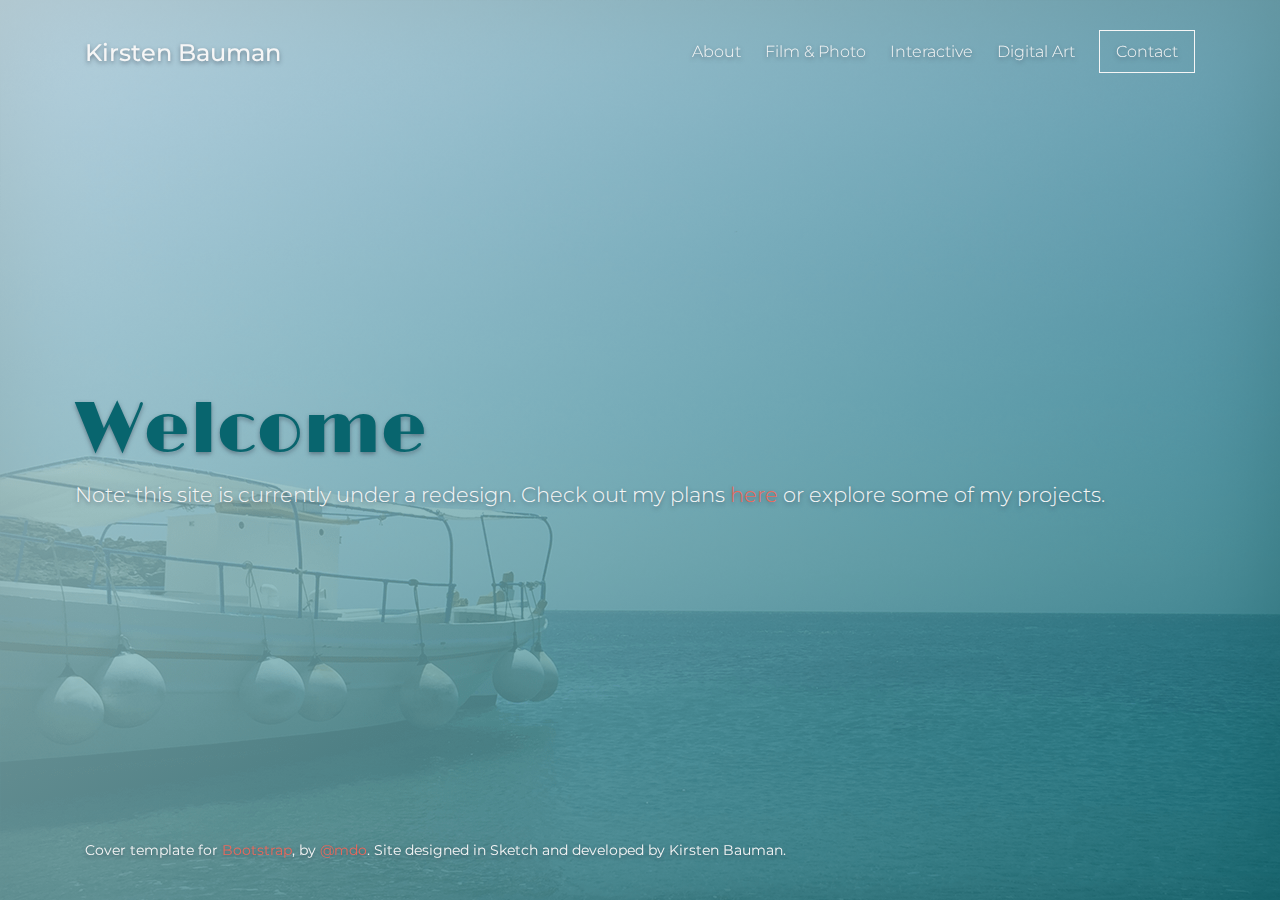
<file: index.html>
<!DOCTYPE html>
<html lang="en">
  <head>
    <meta charset="utf-8">
    <meta http-equiv="X-UA-Compatible" content="IE=edge">
    <meta name="viewport" content="width=device-width, initial-scale=1">
    <!-- The above 3 meta tags *must* come first in the head; any other head content must come *after* these tags -->
    <meta name="description" content="">
    <meta name="author" content="">

    <title>Kirsten Bauman's Portfolio</title>

    <!-- Bootstrap core CSS -->
    <link href="css/bootstrap.min.css" rel="stylesheet">

    <!-- IE10 viewport hack for Surface/desktop Windows 8 bug -->
    <link href="css/ie10-viewport-bug-workaround.css" rel="stylesheet">

    <!-- Custom styles for this template -->
    <link href="css/cover.css" rel="stylesheet">
	  
	  <link href="https://fonts.googleapis.com/css?family=Limelight|Montserrat:300,400,600" rel="stylesheet">
	  
		<style>
			@import url('https://fonts.googleapis.com/css?family=Limelight|Montserrat:300,400,600');
	  </style>

    <!-- Just for debugging purposes. Don't actually copy these 2 lines! -->
    <!--[if lt IE 9]><script src="../../assets/js/ie8-responsive-file-warning.js"></script><![endif]-->
    <!--<script src="../../assets/js/ie-emulation-modes-warning.js"></script> -->

    <!-- HTML5 shim and Respond.js for IE8 support of HTML5 elements and media queries -->
    <!--[if lt IE 9]>
      <script src="https://oss.maxcdn.com/html5shiv/3.7.3/html5shiv.min.js"></script>
      <script src="https://oss.maxcdn.com/respond/1.4.2/respond.min.js"></script>
    <![endif]-->
  </head>

  <body>

    <div class="site-wrapper">

      <div class="site-wrapper-inner">

        <div class="cover-container">

          <div class="masthead clearfix">
            <div class="inner">
              <h3 class="masthead-brand">Kirsten Bauman</h3>
              <nav>
                <ul class="nav masthead-nav">
                  <li><a href="pages/about.html">About</a></li>
                  <li><a href="pages/filmNphoto.html">Film &amp; Photo</a></li>
				  <li><a href="pages/intMedia.html">Interactive</a></li>
				  <li><a href="pages/digiArt.html">Digital Art</a></li>
				  <li><p class="lead"><a target="_blank" href="https://www.linkedin.com/in/kirsten-bauman-az" class="btn btn-lg btn-custom">Contact</a></p></li>
                </ul>
              </nav>
            </div>
          </div>

          <div class="inner cover">
            <h1 class="cover-heading">Welcome</h1>
            <p class="lead">Note: this site is currently under a redesign. Check out my plans <a href="pages/mockups.html">here</a> or explore some of my projects.</p>
          </div>

          <div class="mastfoot">
            <div class="inner">
              <p>Cover template for <a href="http://getbootstrap.com">Bootstrap</a>, by <a href="https://twitter.com/mdo">@mdo</a>. Site designed in Sketch and developed by Kirsten Bauman.</p>
            </div>
          </div>

        </div>

      </div>

    </div>

    <!-- Bootstrap core JavaScript
    ================================================== -->
    <!-- Placed at the end of the document so the pages load faster -->
    <script src="https://ajax.googleapis.com/ajax/libs/jquery/1.12.4/jquery.min.js"></script>
    <script>window.jQuery || document.write('<script src="assets/vendor/jquery.min.js"><\/script>')</script>
    <script src="bootstrap-js/bootstrap.min.js"></script>
    <!-- IE10 viewport hack for Surface/desktop Windows 8 bug -->
    <script src="bootstrap-js/ie10-viewport-bug-workaround.js"></script>
  </body>
</html>
</file>
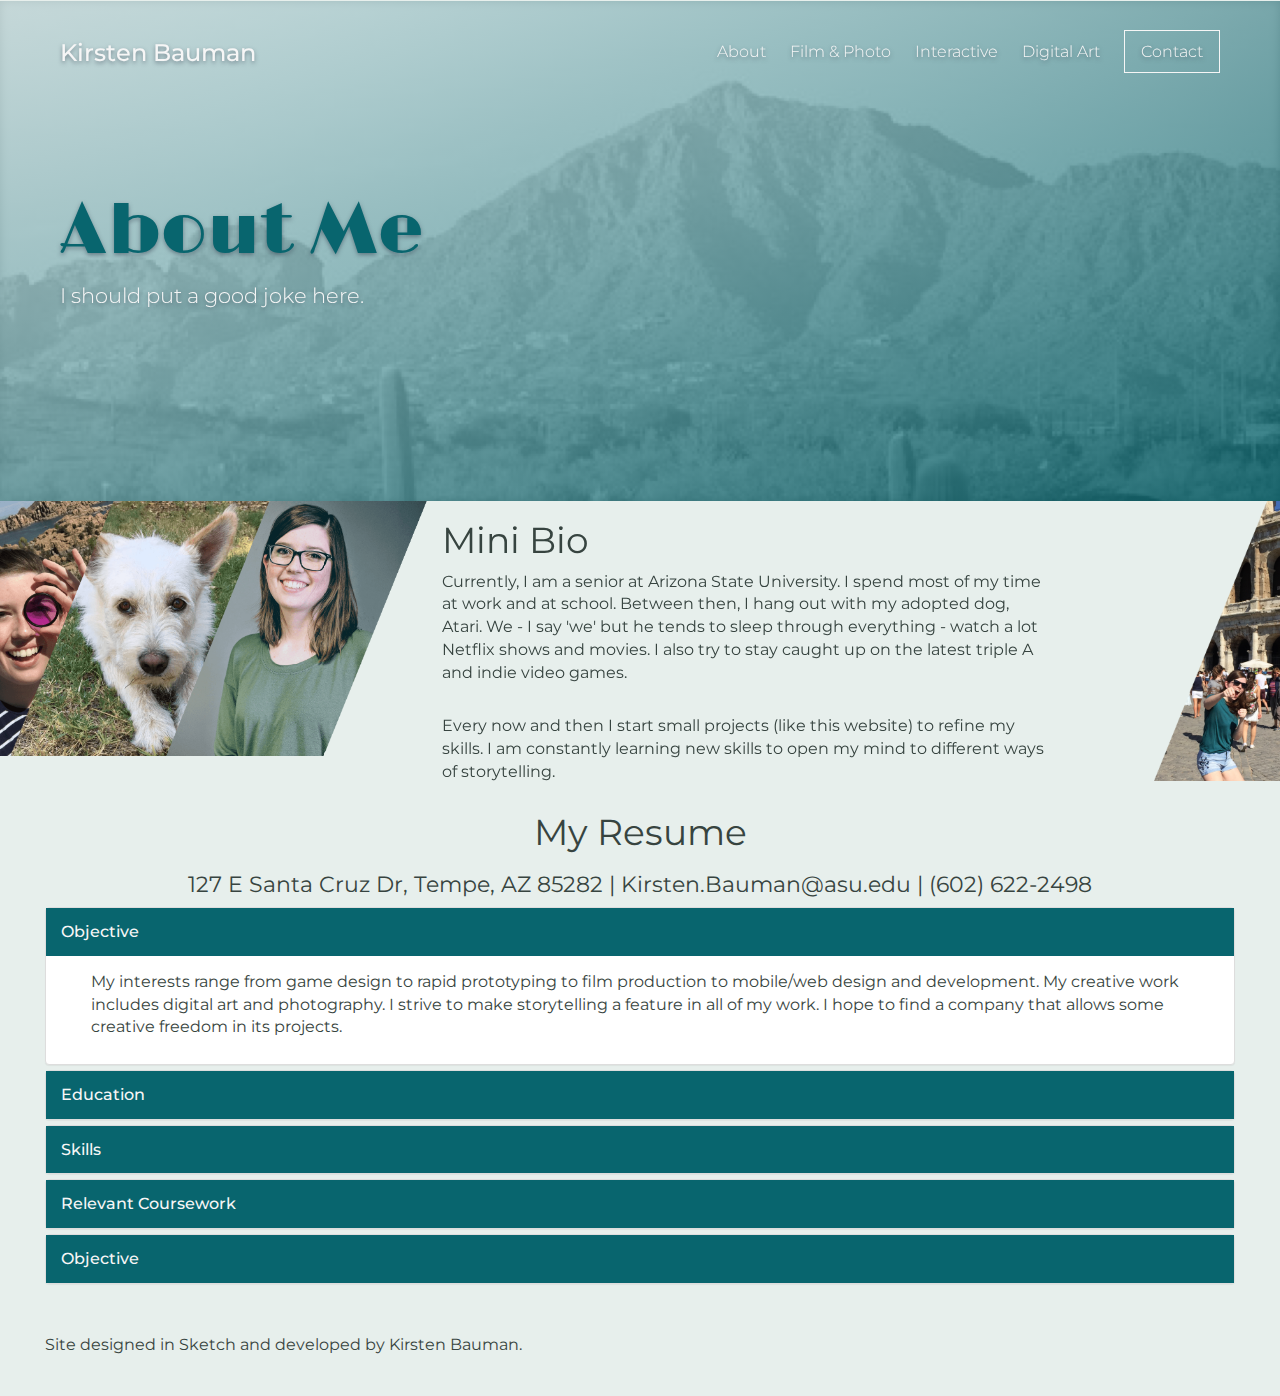
<file: pages/about.html>
<!DOCTYPE HTML>
<html lang="en">
<head>
	<meta charset="utf-8">
    <meta http-equiv="X-UA-Compatible" content="IE=edge">
    <meta name="viewport" content="width=device-width, initial-scale=1">
    <!-- The above 3 meta tags *must* come first in the head; any other head content must come *after* these tags -->

    <title>Kirsten Bauman | About</title>
	
    <!-- Bootstrap core CSS -->
    <link href="../css/bootstrap.min.css" rel="stylesheet">

    <!-- IE10 viewport hack for Surface/desktop Windows 8 bug -->
    <link href="../css/ie10-viewport-bug-workaround.css" rel="stylesheet">

    <!-- Custom styles for this template -->
    <link href="../css/kbaums.css" rel="stylesheet">
	
	<link href="https://fonts.googleapis.com/css?family=Limelight|Montserrat:300,400,600" rel="stylesheet">
	
	<style>
@import url('https://fonts.googleapis.com/css?family=Limelight|Montserrat:300,400,600');
</style>
	
</head>
<body>

	<!-- Navbar -->
<div class="container" data-spy="affix" data-offset-top="100">
  <div class="row">
  	<div class="col-xs-12">
		<div class="masthead clearfix" data-spy="affix" data-offset-top="100">
    <nav>
	  <h3 class="masthead-brand"><a href="../index.html">Kirsten Bauman</a></h3>
		<ul class="nav masthead-nav">
		  <li><a class="active" href="about.html">About</a></li>
		  <li><a href="filmNphoto.html">Film &amp; Photo</a></li>
		  <li><a href="intMedia.html">Interactive</a></li>
		  <li><a href="digiArt.html">Digital Art</a></li>
		  <li><p class="lead"><a target="_blank" href="https://www.linkedin.com/in/kirsten-bauman-az" class="btn btn-lg btn-custom">Contact</a></p></li>
		</ul>
	</nav>
  </div>
	</div>
  </div>
</div>
  <!-- Hero -->
  <div class="hero">
	<div class="inner hero-grad">
	  <!-- Hero Content -->
	  <div class="row">
		<div class="col-xs-12">
		  <h1 class="hero-heading">About Me</h1>
			</div>
	  </div>
	  <div class="row">
	  	<div class="col-xs-6">
		  <p class="lead" style="color:#f6f6f6;">I should put a good joke here.</p>
		</div>
		<div class="col-xs-6">
		</div>
	  </div>
	</div>
  </div>
	
  <div class="container-fluid" style="padding-left:-15px; padding-right:-15px;">
	  
	<!-- Content -->
	<div class="row" style="padding:0px;">
	  <div class="col-xs-4" style="padding:0px;">
		<img class="bio-left" src="../images/aboutMe/about-me-left.png">
	  </div>
		<div class="col-xs-6 middle">
          <h1 class="header-light">Mini Bio</h1>
			<div>
          	  <p>	Currently, I am a senior at Arizona State University. I spend most of my time at work and at
				  school. Between then, I hang out with my adopted dog, Atari. We - I say 'we' but he tends to sleep
				  through everything - watch a lot Netflix shows and movies. I also try to stay caught up on the latest
				  triple A and indie video games.</p>
			  <br>
			  <p>	Every now and then I start small projects (like this website) to refine my skills. I am constantly
				  learning new skills to open my mind to different ways of storytelling.</p>
			</div>
		</div>
		<div class="col-xs-2" style="padding:0px;">
		  <img class="bio-right" src="../images/aboutMe/about-me-right.png">
		</div>
	  </div>
	  
	  <div class="row">
	  	<div class="col-xs-12">
		  <h1 class="header-light" style="text-align:center;">My Resume</h1>
		  <h2 class="subheader-light" style="text-align:center">127 E Santa Cruz Dr, Tempe, AZ 85282 | Kirsten.Bauman@asu.edu | (602) 622-2498</h2>
		</div>
	  </div>
		  <!--Section 1-->
	  <div class="row">
	  <div class="align">
		<div class="col-xs-12">
		  <div class="panel-group" id="accordion">
			<div class="panel panel-default">
			  <div class="custom"><a data-toggle="collapse" data-parent="#accordion" href="#collapse1" style="color:#f6f6f6;">
				 <h4 class="panel-title">
					 Objective</h4></a>
			  </div>
			  <div id="collapse1" class="panel-collapse collapse in">
				<div class="panel-body">
				  <div class="row">
					<div class="col-xs-12"><p>      My interests range from game design to rapid prototyping to film 
					production to mobile/web design and development. My creative work includes digital art and 
					photography. I strive to make storytelling a feature in all of my work. I hope to find a company that 
						allows some creative freedom in its projects.</p></div>
				  </div>
				</div>
			  </div>
			</div>

		  <!--Section 2-->
			<div class="panel panel-default">
			  <div class="custom"><a data-toggle="collapse" data-parent="#accordion" href="#collapse2" style="color:#f6f6f6;">
				 <h4 class="panel-title">
				  Education</h4></a>
			  </div>
			  <div id="collapse2" class="panel-collapse collapse">
				<div class="panel-body">
				  <div class="row">
					<div class="col-xs-9">
						<p style="margin-right:40%;">Herberger Institute for Design and the Arts</p>
					</div>
					<div class="col-xs-3">
					  <p>May 2018</p>
					</div>
				  </div>
				  <div class="row">
				  <div class="col-xs-12">
					  <p style="font-weight:600;">Bachelor of Arts, Digital Culture concentration in Media Processing | 4.08 GPA</p>
		  			<p style="font-weight:600;">Minor, Film and Media Production</p>
		  			<p>Ira A. Fulton Schools of Engineering</p>
		  			<p style="font-weight:600;">Certificate, Computer Gaming</p>
		  			<p>Barrett, the Honors College, Arizona State University, Tempe, Arizona</p>
		  		  </div>
				</div>
				</div>
			  </div>
			</div>

		  <!--Section 3-->
			<div class="panel panel-default">
			  <div class="custom"><a data-toggle="collapse" data-parent="#accordion" href="#collapse3" style="color:#f6f6f6;">
				 <h4 class="panel-title">
				  Skills</h4></a>
			  </div>
			  <div id="collapse3" class="panel-collapse collapse">
				<div class="panel-body">
				  <div class="row">
			  		<div class="col-xs-4">
					  <p style="font-weight:600;">Design</p>
				  		<ul>
						  <li>Adobe Photoshop, Illustrator</li>
						  <li>UX/UI Design, Sketch</li>
						  <li>Rhino3D, 3Ds Max, ModoIndie</li>
						  <li>Adobe AfterEffects, Premiere</li>
						  <li>Balsamiq, Omnigraffle</li>
				  		</ul>
			  		</div>
			  		<div class="col-xs-4">
					  <p style="font-weight:600;">Programming</p>
				  		<ul>
						  <li>Swift</li>
						  <li>Javascript, HTML/CSS, Sass</li>
						  <li>C#</li>
						  <li>Java</li>
						  <li>C/C++</li>
				  		</ul>
					</div>
			  		<div class="col-xs-4">
					  <p style="font-weight:600;">Other</p>
				  		<ul>
						  <li>Microsoft Office, Excel, Powerpoint</li>
						  <li>3D scanning, 3D printing</li>
						  <li>Unity</li>
						  <li>Photography, Videography</li>
						  <li>Collaborative team member</li>
				  		</ul>
			  		</div>
				  </div>
				</div>
			  </div>
			</div>

		  <!--Section 4-->
			<div class="panel panel-default">
			  <div class="custom"><a data-toggle="collapse" data-parent="#accordion" href="#collapse4" style="color:#f6f6f6;">
				 <h4 class="panel-title">Relevant Coursework
				 </h4></a>
			  </div>
			  <div id="collapse4" class="panel-collapse collapse">
				<div class="panel-body">
				  <div class="row">
			  <div class="col-xs-12">
				<div class="row" style="padding:0px;">
				  <div class="col-xs-8">
			  		<p style="font-weight:600"><a href="intMedia.html">iOS Mobile Applications</a></p>
				  </div>
				  <div class="col-xs-4">
			  		<p>Jan 2017 - May 2017</p>
					</div>
				</div>
			  	<p>AME 494 | Mobile Development, Arizona State University, Tempe, AZ</p>
				  <ul>
				  	<li>Built multiple applications featuring camera, tap gesture, and Core Motion technologies to expand knowledge on Swift and Xcode in mobile development</li>
				  </ul>
				<div class="row" style="padding:0px;">
				  <div class="col-xs-8">
			  		<p style="font-weight:600;"><a href="filmNphoto.html">Film Production</a></p>
				  </div>
				  <div class="col-xs-4">
			  		<p>Jan 2017 - May 2017</p>
				  </div>
				</div>
				<p>FMP 300 | Film Production: Film and Media, Arizona State University, Tempe, AZ</p>
			  	  <ul>
					<li>Visualized and wrote my own original script for a semester long process of creating my own short film</li>
					<li>Produced and directed my short film by securing location rights, recruiting crew and talent, organizing shoot days, directing crew and talent on shoot days, and editing the final short film</li>
			  	  </ul>
				<div class="row" style="padding:0px;">
				  <div class="col-xs-8">
					  <p style="font-weight:600;"><a href="intMedia.html">Interactive Mac Applications</a></p>
				  </div>
				  <div class="col-xs-4">
			  		<p>Aug 2016 - Dec 2016</p>
					</div>
				</div>
				<p>AME 430 | Mac Development for Media Arts, Arizona State University, Tempe, AZ</p>
			  	  <ul>
					<li>Explored Swift and Xcode to create interactive media art applications resulting in two projects: a pumpkin face picker and a ring collection mini game</li>
			  	  </ul>
			<div class="row" style="padding:0px;">
			  <div class="col-xs-8">
			  	<p style="font-weight:600;"><a href="intMedia.html">Game Development Project</a></p>
			  </div>
			  <div class="col-xs-4">
			  	<p>Aug 2015 - Dec 2015</p>
			  </div>
			</div>
			  <p>CPI 211 | Game Development II, Arizona State University, Tempe, AZ</p>
			  	<ul>
				  <li>Developed a storyline, concept, and game mode for a simple computer game which involved creating concept art, 3D modeling of game assets, visual effects in game, coding of game mechanics, and testing of prototype game</li>
			  </ul>
		  	</div>
		  </div>
				</div>
			  </div>
			</div>

		  <!--Section 5-->
		<div class="panel panel-default">
			  <div class="custom"><a data-toggle="collapse" data-parent="#accordion" href="#collapse5" style="color:#f6f6f6;">
				 <h4 class="panel-title">
				  Objective</h4></a>
			  </div>
			  <div id="collapse5" class="panel-collapse collapse">
				<div class="panel-body">
				  	<div class="row">
				<div class="col-xs-8">
			  	  <p style="font-weight:600;">UX Design Intern</p>
				</div>
				<div class="col-xs-4">
			  		<p>June 2016 - present</p>
				</div>
			</div>
			<div class="row">
			  <div class="col-xs-12">
			  	<p><a href="https://www.prismstudios.io" target="_blank">Prism Studios</a>, Chandler, AZ</p>
			  <ul>
				<li>Created user workflows, wireframes, and visuals for company projects based on given requirements from clients and project managers</li>
				<li>Developed prototypes using InVision App to display use cases to users and clients</li>
				<li>Designed storyboards showcasing use cases from imagined users for presenting projects with user context</li>
				<li>Assisted in user research for high-complexity web applications ranging from quick interviews to contextual inquiries to gain insight on how users work through the application</li>
				<li>Worked with clients during Ideation sessions and giving updates on project progress to build good working relationships</li>
				<li>Wrote and edited blog posts showcasing the company's knowledge in UX Design and creative thinking to expand the company's marketing campaign</li>
				<li>Contributed to the development of updates to the company website achieving a greater knowledge of HTML/CSS, JS, and Sass</li>
			  </ul>
			  </div>
			</div>
			<div class="row">
			  <div class="col-xs-8">
			  	<p style="font-weight:600;">Undergraduate Assistant</p>
			  </div>
			  <div class="col-xs-4">
			  	<p>June 2017</p>
			  </div>
			</div>
			<div class="row">
			  <div class="col-xs-12">
				<p>ASU Digital Culture Summer Institute, Tempe, AZ</p>
			  <ul>
				<li>Collaborated with ASU professors to educate junior high and high school students about digital culture topics (i.e. web development, game development, 3D animation, Projection Mapping, etc.) introducing a younger generation to important 21st century skills</li>
			  </ul>
			  </div>
			</div>
			<div class="row">
			  <div class="col-xs-8">
			  	<p style="font-weight:600;">Sales Associate</p>
			  </div>
			  <div class="col-xs-4">
			  	<p>Dec 2012 - Aug 2014</p>
			  </div>
			</div>
			<div class="row">
			  <div class="col-xs-12">
				<p>Abercrombie and Fitch, Phoenix, AZ</p>
			  <ul>
				<li>Maintained knowledge of current promotions, policies regarding payment and exchanges, and security practices to keep the store up to company standards</li>
				<li>Explained information about the quality, value, and style of products to influence customer buying decisions</li>
			  </ul>
			  </div>	
			</div>
			</div>
			  </div>
			</div>
		  </div>
		<!-- End of Accordion Group -->
	  </div>
	  </div>
	  </div>
	  <!-- Footer -->
      <div class="mastfoot">
        <div class="inner">
          <p>Site designed in Sketch and developed by Kirsten Bauman.</p>
        </div>
      </div>
  </div>
	
	<!-- Bootstrap core JavaScript
    ================================================== -->
    <!-- Placed at the end of the document so the pages load faster -->
    <script src="https://ajax.googleapis.com/ajax/libs/jquery/1.12.4/jquery.min.js"></script>
    <script>window.jQuery || document.write('<script src="../assets/vendor/jquery.min.js"><\/script>')</script>
    <script src="../bootstrap-js/bootstrap.min.js"></script>
	
	<!-- Accordion from w3schools.com -->
	<script src="https://ajax.googleapis.com/ajax/libs/jquery/3.2.1/jquery.min.js"></script>
  	<script src="https://maxcdn.bootstrapcdn.com/bootstrap/3.3.7/js/bootstrap.min.js"></script>
	
    <!-- IE10 viewport hack for Surface/desktop Windows 8 bug -->
    <script src="../bootstrap-js/ie10-viewport-bug-workaround.js"></script>
</body>
</html>
</file>
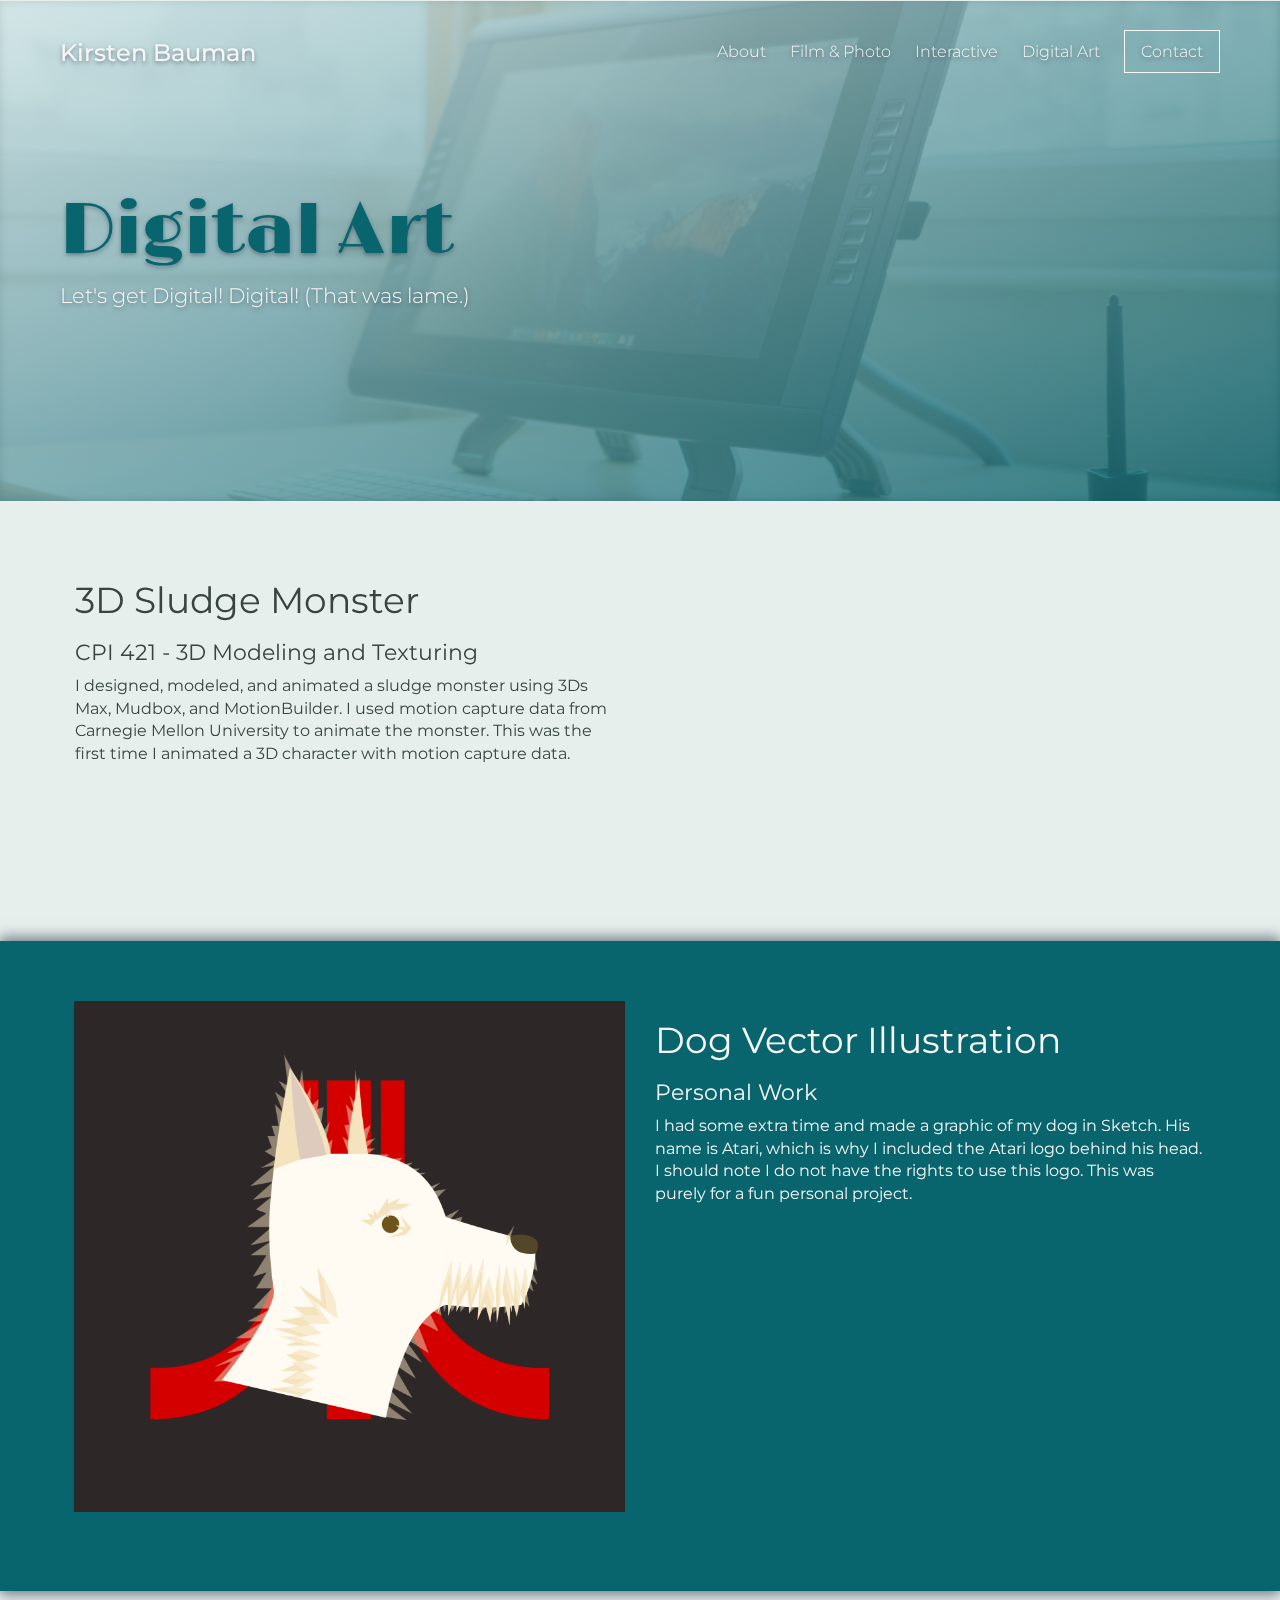
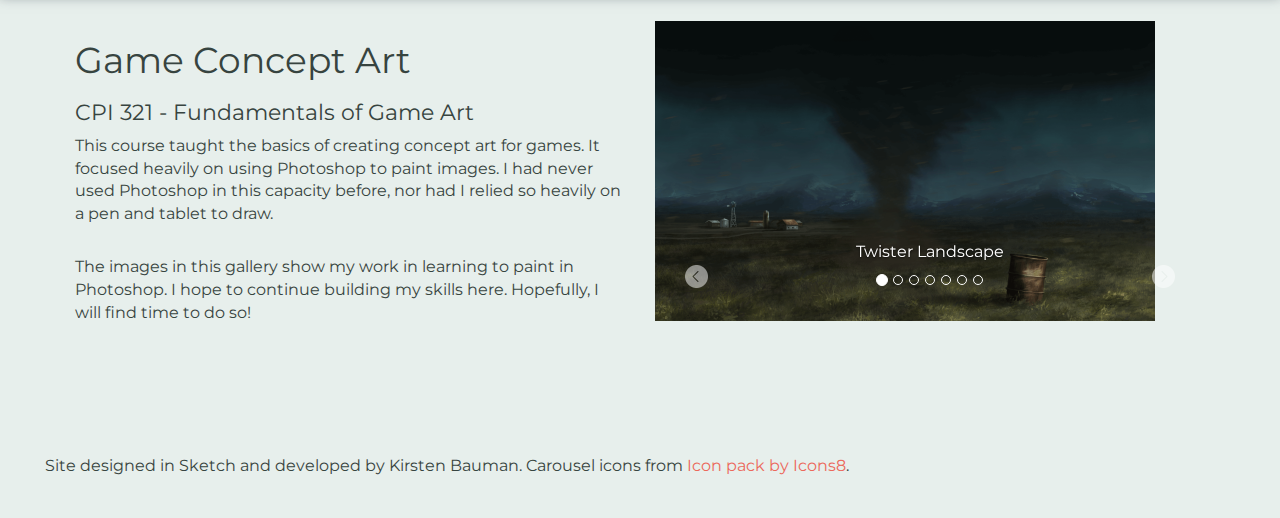
<file: pages/digiArt.html>
<!DOCTYPE HTML>
<html lang="en">
<head>
	<meta charset="utf-8">
    <meta http-equiv="X-UA-Compatible" content="IE=edge">
    <meta name="viewport" content="width=device-width, initial-scale=1">
    <!-- The above 3 meta tags *must* come first in the head; any other head content must come *after* these tags -->
    <meta name="description" content="">
    <meta name="author" content="">

    <title>Kirsten Bauman | Digital Art</title>

    <!-- Bootstrap core CSS -->
    <link href="../css/bootstrap.min.css" rel="stylesheet">

    <!-- IE10 viewport hack for Surface/desktop Windows 8 bug -->
    <link href="../css/ie10-viewport-bug-workaround.css" rel="stylesheet">

    <!-- Custom styles for this template -->
    <link href="../css/kbaums.css" rel="stylesheet">
	
	<link href="https://fonts.googleapis.com/css?family=Limelight|Montserrat:300,400,600" rel="stylesheet">
	
		<style>
@import url('https://fonts.googleapis.com/css?family=Limelight|Montserrat:300,400,600');
</style>
	
</head>
<body>
  <!-- Navbar -->
  <div class="container" data-spy="affix" data-offset-top="100">
  <div class="row">
  	<div class="col-xs-12">
		<div class="masthead clearfix" data-spy="affix" data-offset-top="100">
    <nav>
	  <h3 class="masthead-brand"><a href="../index.html">Kirsten Bauman</a></h3>
		<ul class="nav masthead-nav">
		  <li><a href="about.html">About</a></li>
		  <li><a href="filmNphoto.html">Film &amp; Photo</a></li>
		  <li><a href="intMedia.html">Interactive</a></li>
		  <li><a class="active" href="digiArt.html">Digital Art</a></li>
		  <li><p class="lead"><a target="_blank" href="https://www.linkedin.com/in/kirsten-bauman-az" class="btn btn-lg btn-custom">Contact</a></p></li>
		</ul>
	</nav>
  </div>
	</div>
  </div>
</div>
  <!-- Hero -->
  <div class="hero" style="background-image:url(../images/hero/norbert-levajsics-186341.jpg);">
	<div class="inner hero-grad">
	  <!-- Hero Content -->
	  <div class="row">
		<div class="col-xs-12">
		  <h1 class="hero-heading">Digital Art</h1>
		</div>
	  </div>
	  <div class="row">
	  	<div class="col-xs-6">
		  <p class="lead" style="color:#f6f6f6;">Let's get Digital! Digital! (That was lame.)</p>
		</div>
		<div class="col-xs-6">
		</div>
	  </div>
	</div>
  </div>
	
<div class="container-fluid" style="padding-left:-15px; padding-right:-15px;">
  <div class="inner">
  <!-- Content -->
	<div class="row" style="padding-bottom:60px; padding-top:30px;">
	  <div class="col-xs-6">
		<h1 class="header-light">3D Sludge Monster</h1>
		<h2 class="subheader-light">CPI 421 - 3D Modeling and Texturing</h2>
		<p>		I designed, modeled, and animated a sludge monster using 3Ds Max, Mudbox, and MotionBuilder. I used motion capture data from Carnegie Mellon University to animate the monster. This was the first time I animated a 3D character with motion capture data.</p>
	  </div>
	  <div class="col-xs-6">
		  <iframe width="560" height="315" src="https://www.youtube.com/embed/KAQnYbHm5xE?rel=0" frameborder="0" allow="autoplay; encrypted-media" allowfullscreen></iframe>
	  </div>
	</div>
	 
	 <div class="row">
	   <div class="dark" style="min-height: 650px">
		 <div class="col-xs-6">
			<img class="img-responsive" src="../images/digiArt/tari-dog-graphic.png">
		 </div>	
		  <div class="col-xs-6">
			<h1 class="header-dark">Dog Vector Illustration</h1>
			<h2 class="subheader-dark">Personal Work</h2>
			<p style="color:#f6f6f6">      I had some extra time and made a graphic of my dog in Sketch. His name is Atari, which is why I included the Atari logo behind his head. I should note I do not have the rights to use this logo. This was purely for a fun personal project.</p>
		  </div>
	  </div>
	</div>
	  
	<div class="row" style="padding-bottom:60px; padding-top:30px;">
	  <div class="col-xs-6" style="max-height:360px;">
		<h1 class="header-light">Game Concept Art</h1>
		<h2 class="subheader-light">CPI 321 - Fundamentals of Game Art</h2>
		<p>      This course taught the basics of creating concept art for games. It focused heavily on using Photoshop to paint images. I had never used Photoshop in this capacity before, nor had I relied so heavily on a pen and tablet to draw.</p>
		<br>
		<p>      The images in this gallery show my work in learning to paint in Photoshop. I hope to continue building my skills here. Hopefully, I will find time to do so!</p>
	  </div>
	  <div class="col-xs-6">
		<!-- Found on w3schools.com -->  
		<div id="myCarousel" class="carousel slide" data-ride="carousel">
    	<!-- Indicators -->
    	  <ol class="carousel-indicators">
      		<li data-target="#myCarousel" data-slide-to="0" class="active"></li>
      		<li data-target="#myCarousel" data-slide-to="1"></li>
      		<li data-target="#myCarousel" data-slide-to="2"></li>
			<li data-target="#myCarousel" data-slide-to="3"></li>
			<li data-target="#myCarousel" data-slide-to="4"></li>
			<li data-target="#myCarousel" data-slide-to="5"></li>
			<li data-target="#myCarousel" data-slide-to="6"></li>
    	  </ol>

    	<!-- Wrapper for slides -->
    	<div class="carousel-inner" role="listbox">
      	  <div class="item active">
        	<img class="img-responsive" src="../images/digiArt/Twister.png" alt="twister-walkthrough" style="max-height:300px;">
        	<div class="carousel-caption">
          	  <h3 style="font-size:16px; font-weight: 400;">Twister Landscape</h3>
        	</div>
      	  </div>

      	  <div class="item">
        	<img  class="img-responsive"src="../images/digiArt/Sandstorm.png" alt="sandstorm-walkthrough" style="max-height:300px;">
        	<div class="carousel-caption">
          	  <h3 style="font-size:16px; font-weight: 400;">Sandstorm Landscape</h3>
        	</div>
      	  </div>
    
      	  <div class="item">
        	<img class="img-responsive" src="../images/digiArt/Rain.png" alt="rain-landscape" style="max-height:300px;">
        	<div class="carousel-caption">
          	  <h3 style="font-size:16px; font-weight: 400;">Rainstorm Landscape</h3>
        	</div>
      	  </div>
			
		  <div class="item">
        	<img class="img-responsive" src="../images/digiArt/enemies-final.png" alt="enemies-example" style="max-height:300px;">
        	<div class="carousel-caption">
          	  <h3 style="font-size:16px; font-weight: 400;">Dark Enemies</h3>
        	</div>
      	  </div>
			
		  <div class="item">
        	<img class="img-responsive" src="../images/digiArt/tank-cloudy.png" alt="tank-in-fog" style="max-height:300px;">
        	<div class="carousel-caption">
          	  <h3 style="font-size:16px; font-weight: 400;">3D Modeled Tank Painted</h3>
        	</div>
      	  </div>
			
		  <div class="item">
        	<img class="img-responsive" src="../images/digiArt/cloud.png" alt="cloud-reference" style="max-height:300px;">
        	<div class="carousel-caption">
          	  <h3 style="font-size:16px; font-weight: 400;">Cloud and Reference</h3>
        	</div>
      	  </div>
    	</div>

    	<!-- Left and right controls -->
    	<a class="left carousel-control" href="#myCarousel" role="button" data-slide="prev" style="background-image:none; top: 80%;">
		  <!-- Back To icon by Icons8 -->
      	  <span aria-hidden="true"><img class="icon icons8-Back-To-Filled" width="25" height="25" src="[data-uri]"></span>
      	  <span class="sr-only">Previous</span>
    	</a>
    	<a class="right carousel-control" href="#myCarousel" role="button" data-slide="next" style="background-image:none; top: 80%;">
      	  <!-- Next page icon by Icons8 -->
			<span aria-hidden="true"><img class="icon icons8-Circled-Chevron-Right-Filled" width="25" height="25" src="[data-uri]"></span>
      	  <span class="sr-only">Next</span>
    	</a>
  		</div>
	  </div>
	</div>		
	  
</div>
	
<!-- Footer -->
<div class="mastfoot">
   <div class="inner">
	 <p>Site designed in Sketch and developed by Kirsten Bauman. Carousel icons from <a href="https://icons8.com">Icon pack by Icons8</a>.</p>
    </div>
</div>
</div>
	
<!-- Bootstrap core JavaScript
    ================================================== -->
    <!-- Placed at the end of the document so the pages load faster -->
    <script src="https://ajax.googleapis.com/ajax/libs/jquery/1.12.4/jquery.min.js"></script>
    <script>window.jQuery || document.write('<script src="../assets/vendor/jquery.min.js"><\/script>')</script>
    <script src="../bootstrap-js/bootstrap.min.js"></script>
	
	<!-- Accordion from w3schools.com -->
	<script src="https://ajax.googleapis.com/ajax/libs/jquery/3.2.1/jquery.min.js"></script>
  	<script src="https://maxcdn.bootstrapcdn.com/bootstrap/3.3.7/js/bootstrap.min.js"></script>
	
    <!-- IE10 viewport hack for Surface/desktop Windows 8 bug -->
    <script src="../bootstrap-js/ie10-viewport-bug-workaround.js"></script>
	
</body>
</html>
</file>
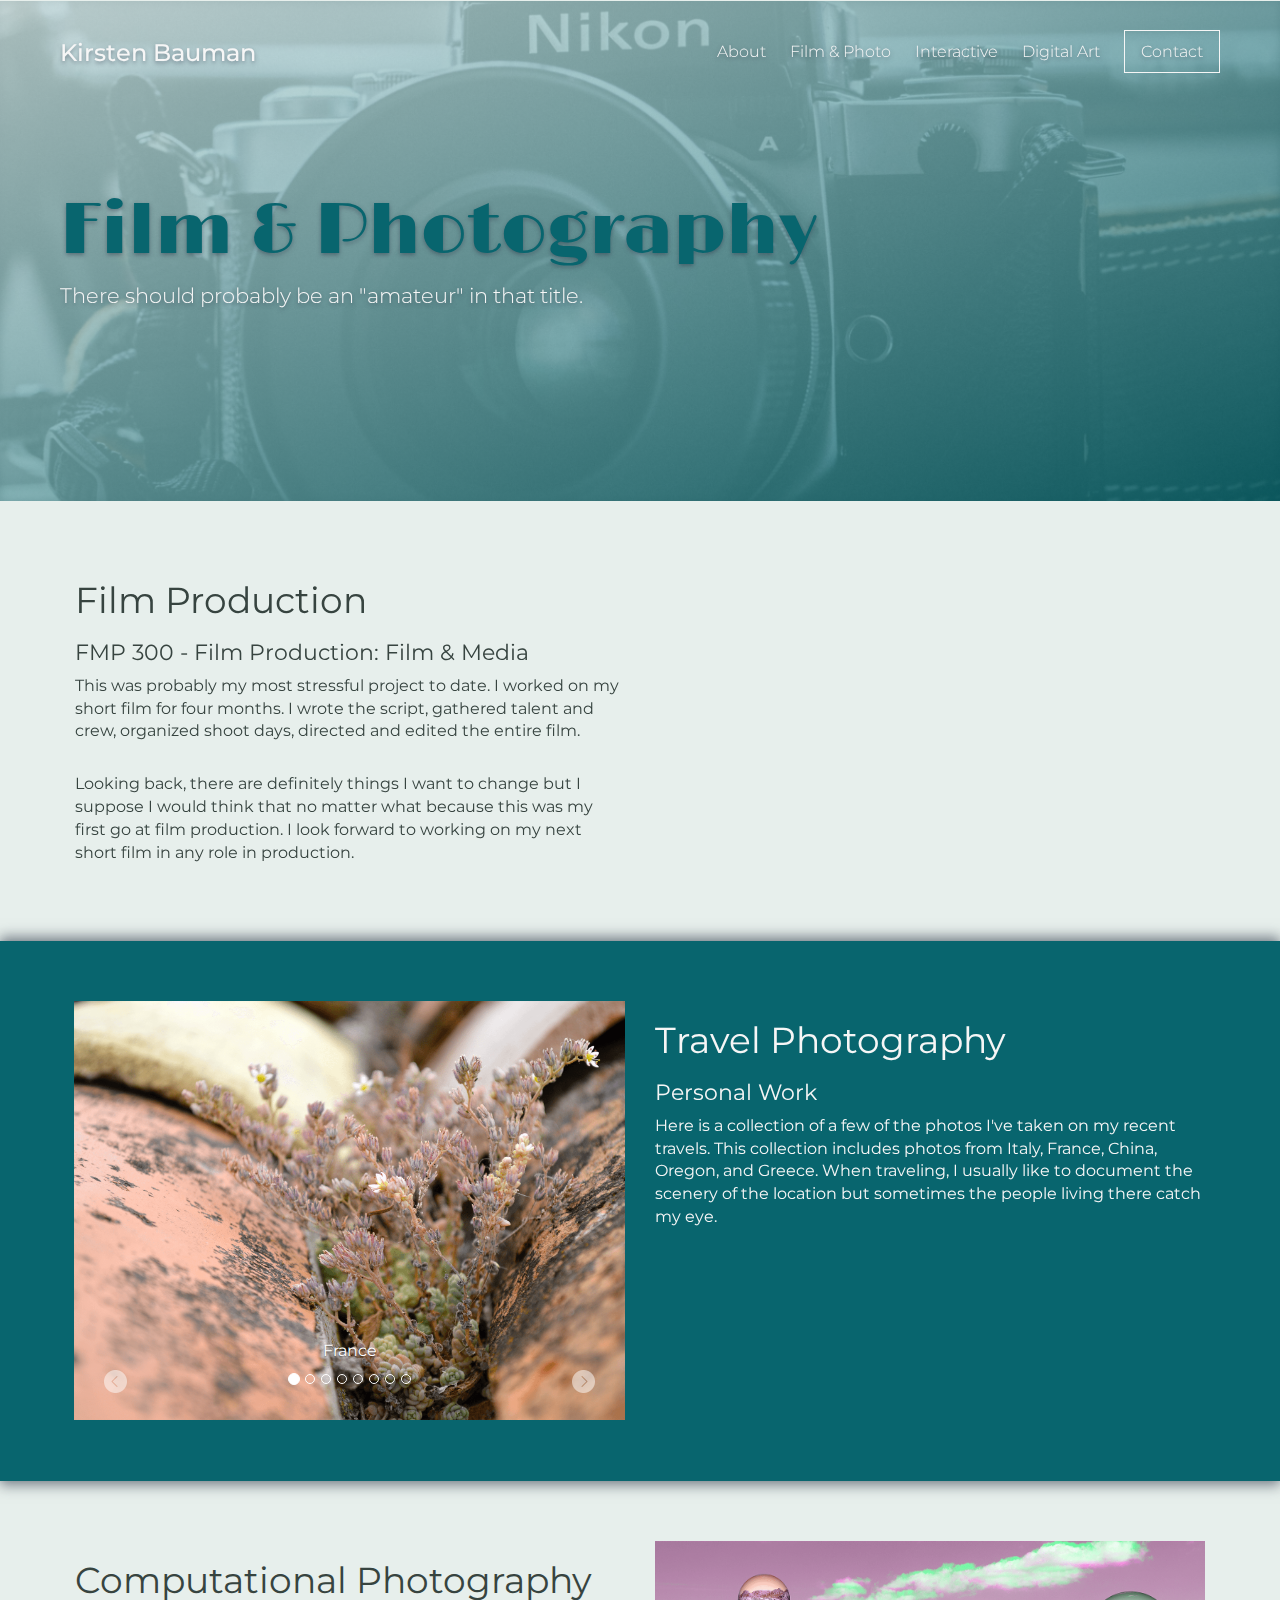
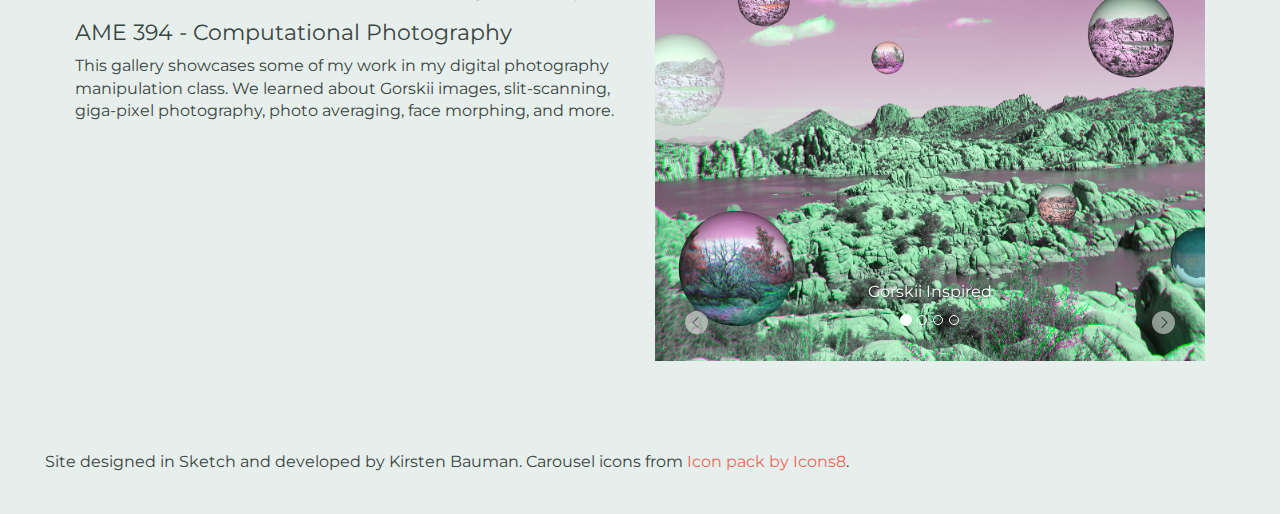
<file: pages/filmNphoto.html>
<!DOCTYPE HTML>
<html lang="en">
<head>
	<meta charset="utf-8">
    <meta http-equiv="X-UA-Compatible" content="IE=edge">
    <meta name="viewport" content="width=device-width, initial-scale=1">
    <!-- The above 3 meta tags *must* come first in the head; any other head content must come *after* these tags -->
    <meta name="description" content="">
    <meta name="author" content="">

    <title>Kirsten Bauman | Film &amp; Photo</title>

    <!-- Bootstrap core CSS -->
    <link href="../css/bootstrap.min.css" rel="stylesheet">

    <!-- IE10 viewport hack for Surface/desktop Windows 8 bug -->
    <link href="../css/ie10-viewport-bug-workaround.css" rel="stylesheet">

    <!-- Custom styles for this template -->
    <link href="../css/kbaums.css" rel="stylesheet">
	
	<link href="https://fonts.googleapis.com/css?family=Limelight|Montserrat:300,400,600" rel="stylesheet">
	
		<style>
@import url('https://fonts.googleapis.com/css?family=Limelight|Montserrat:300,400,600');
</style>
</head>
<body>
  <!-- Navbar -->
<div class="container" data-spy="affix" data-offset-top="100">
  <div class="row">
  	<div class="col-xs-12">
		<div class="masthead clearfix" data-spy="affix" data-offset-top="100">
    <nav>
	  <h3 class="masthead-brand"><a href="../index.html">Kirsten Bauman</a></h3>
		<ul class="nav masthead-nav">
		  <li><a href="about.html">About</a></li>
		  <li><a class="active" href="filmNphoto.html">Film &amp; Photo</a></li>
		  <li><a href="intMedia.html">Interactive</a></li>
		  <li><a href="digiArt.html">Digital Art</a></li>
		  <li><p class="lead"><a target="_blank" href="https://www.linkedin.com/in/kirsten-bauman-az" class="btn btn-lg btn-custom">Contact</a></p></li>
		</ul>
	</nav>
  </div>
	</div>
  </div>
</div>
  
  <!-- Hero -->
  <div class="hero" style="background-image:url(../images/hero/jakob-owens-274340.jpg);">
	<div class="inner hero-grad">
	  <!-- Hero Content -->
	  <div class="row">
		<div class="col-xs-12">
		  <h1 class="hero-heading">Film &amp; Photography</h1>
		</div>
	  </div>
	  <div class="row">
	  	<div class="col-xs-6">
		  <p class="lead" style="color:#f6f6f6;">There should probably be an "amateur" in that title.</p>
		</div>
		<div class="col-xs-6">
		</div>
	  </div>
	</div>
  </div>
	
<div class="container-fluid" style="padding-left:-15px; padding-right:-15px;">
  <div class="inner">
  <!-- Content -->
	<div class="row" style="padding-bottom:60px; padding-top:30px;">
	  <div class="col-xs-6">
		<h1 class="header-light">Film Production</h1>
		<h2 class="subheader-light">FMP 300 - Film Production: Film &amp; Media</h2>
		<p>       This was probably my most stressful project to date. I worked on my short film for four months. I wrote the script, gathered talent and crew, organized shoot days, directed and edited the entire film.</p>
		<br>
		<p>        Looking back, there are definitely things I want to change but I suppose I would think that no matter what because this was my first go at film production. I look forward to working on my next short film in any role in production.</p>
	  </div>
	  <div class="col-xs-6">
		<iframe width="560" height="315" src="https://www.youtube.com/embed/oK9mLp37mHY" frameborder="0" allowfullscreen></iframe>
	  </div>	
	</div>
	  
	<div class="row">
	  <div class="dark" style="min-height:540px;">
		<div class="col-xs-6">
		<!-- Found on w3schools.com -->  
		<div id="myCarousel" class="carousel slide" data-ride="carousel">
    	<!-- Indicators -->
    	  <ol class="carousel-indicators">
      		<li data-target="#myCarousel" data-slide-to="0" class="active"></li>
      		<li data-target="#myCarousel" data-slide-to="1"></li>
      		<li data-target="#myCarousel" data-slide-to="2"></li>
			<li data-target="#myCarousel" data-slide-to="3"></li>
			<li data-target="#myCarousel" data-slide-to="4"></li>
			<li data-target="#myCarousel" data-slide-to="5"></li>
			<li data-target="#myCarousel" data-slide-to="6"></li>
			<li data-target="#myCarousel" data-slide-to="7"></li>
    	  </ol>

    	<!-- Wrapper for slides -->
    	<div class="carousel-inner" role="listbox">
      	  <div class="item active">
        	<img class="img-responsive" src="../images/travel/france-roof-flowers.png" alt="france-1" style="max-width: 630px; max-height: 420px;">
        	<div class="carousel-caption">
          	  <h3 style="font-size:16px; font-weight: 400;">France</h3>
        	</div>
      	  </div>

      	  <div class="item">
        	<img class="img-responsive" src="../images/travel/france-wall-plant.png" alt="france-2" style="max-width: 630px; max-height: 420px;">
        	<div class="carousel-caption">
          	  <h3 style="font-size:16px; font-weight: 400;">France</h3>
        	</div>
      	  </div>
    
      	  <div class="item">
        	<img class="img-responsive" src="../images/travel/great-wall-locks.png" alt="china-1" style="max-width: 630px; max-height: 420px;">
        	<div class="carousel-caption">
          	  <h3 style="font-size:16px; font-weight: 400;">China</h3>
        	</div>
      	  </div>
			
		  <div class="item">
        	<img class="img-responsive" src="../images/travel/guilin-home.png" alt="china-2" style="max-width: 630px; max-height: 420px;">
        	<div class="carousel-caption">
          	  <h3 style="font-size:16px; font-weight: 400;">China</h3>
        	</div>
      	  </div>
			
		  <div class="item">
        	<img class="img-responsive" src="../images/travel/guilin-ox.png" alt="china-3" style="max-width: 630px; max-height: 420px;">
        	<div class="carousel-caption">
          	  <h3 style="font-size:16px; font-weight: 400;">China</h3>
        	</div>
      	  </div>
			
		  <div class="item">
        	<img class="img-responsive" src="../images/travel/greek-boat.png" alt="greece" style="max-width: 630px; max-height: 420px;">
        	<div class="carousel-caption">
          	  <h3 style="font-size:16px; font-weight: 400;">Greece</h3>
        	</div>
      	  </div>
			
		  <div class="item">
        	<img class="img-responsive" src="../images/travel/italy-fluffy-pigeon.png" alt="italy" style="max-width: 630px; max-height: 420px;">
        	<div class="carousel-caption">
          	  <h3 style="font-size:16px; font-weight: 400;">Italy</h3>
        	</div>
      	  </div>
			
		  <div class="item">
        	<img class="img-responsive" src="../images/travel/oregon-walk.png" alt="oregon" style="max-width: 630px; max-height: 420px;">
        	<div class="carousel-caption">
          	  <h3 style="font-size:16px; font-weight: 400;">Oregon, USA</h3>
        	</div>
      	  </div>
    	</div>

    	<!-- Left and right controls -->
    	<a class="left carousel-control" href="#myCarousel" role="button" data-slide="prev" style="background-image:none; top: 87%">
		  <!-- Back To icon by Icons8 -->
      	  <span aria-hidden="true"><img class="icon icons8-Back-To-Filled" width="25" height="25" src="[data-uri]"></span>
      	  <span class="sr-only">Previous</span>
    	</a>
    	<a class="right carousel-control" href="#myCarousel" role="button" data-slide="next" style="background-image:none; top: 87%;">
      	  <!-- Next page icon by Icons8 -->
			<span aria-hidden="true"><img class="icon icons8-Circled-Chevron-Right-Filled" width="25" height="25" src="[data-uri]"></span>
      	  <span class="sr-only">Next</span>
    	</a>
  		</div>
	  </div>
	  <div class="col-xs-6">
		<h1 class="header-dark">Travel Photography</h1>
		<h2 class="subheader-dark">Personal Work</h2>
		<p style="color:#f6f6f6">       Here is a collection of a few of the photos I've taken on my recent travels. This collection includes photos from Italy, France, China, Oregon, and Greece. When traveling, I usually like to document the scenery of the location but sometimes the people living there catch my eye.</p>
	  </div>	
    </div>
	  </div>
	  
	<div class="row" style="padding-bottom:30px; padding-top:60px;">
	  <div class="col-xs-6">
		<h1 class="header-light">Computational Photography</h1>
		<h2 class="subheader-light">AME 394 - Computational Photography</h2>
		<p>      This gallery showcases some of my work in my digital photography manipulation class. We learned about Gorskii images, slit-scanning, giga-pixel photography, photo averaging, face morphing, and more.</p>
	  </div>
	  <div class="col-xs-6">
		<!-- Found on w3schools.com -->  
		<div id="myCarousel" class="carousel slide" data-ride="carousel">
    	<!-- Indicators -->
    	  <ol class="carousel-indicators">
      		<li data-target="#myCarousel" data-slide-to="0" class="active"></li>
      		<li data-target="#myCarousel" data-slide-to="1"></li>
      		<li data-target="#myCarousel" data-slide-to="2"></li>
			<li data-target="#myCarousel" data-slide-to="3"></li>
    	  </ol>

    	<!-- Wrapper for slides -->
    	<div class="carousel-inner" role="listbox">
      	  <div class="item active">
        	<img class="img-responsive" src="../images/compPhoto/Watson-Lake-2.png" alt="watsonLake" style="max-width: 630px; max-height: 420px;">
        	<div class="carousel-caption">
          	  <h3 style="font-size:16px; font-weight: 400;">Gorskii Inspired</h3>
        	</div>
      	  </div>

      	  <div class="item">
        	<img class="img-responsive" src="../images/compPhoto/bb8-cruising.png" alt="bb8-crusing" style="max-width: 630px; max-height: 420px;">
        	<div class="carousel-caption">
          	  <h3 style="font-size:16px; font-weight: 400;">Slitscan image</h3>
        	</div>
      	  </div>
    
      	  <div class="item">
        	<img class="img-responsive" src="../images/compPhoto/constraint-missing-food.png" alt="missing-food" style="max-width: 630px; max-height: 420px;">
        	<div class="carousel-caption">
          	  <h3 style="font-size:16px; font-weight: 400;">Constaint - Food</h3>
        	</div>
      	  </div>
			
		  <div class="item">
        	<img class="img-responsive" src="../images/compPhoto/ranch-children.png" alt="ranch-children" style="max-width: 630px; max-height: 420px;">
        	<div class="carousel-caption">
          	  <h3 style="font-size:16px; font-weight: 400;">Ghost Children</h3>
        	</div>
      	  </div>
    	</div>

    	<!-- Left and right controls -->
    	<a class="left carousel-control" href="#myCarousel" role="button" data-slide="prev" style="background-image:none; top: 87%;">
		  <!-- Back To icon by Icons8 -->
      	  <span aria-hidden="true"><img class="icon icons8-Back-To-Filled" width="25" height="25" src="[data-uri]"></span>
      	  <span class="sr-only">Previous</span>
    	</a>
    	<a class="right carousel-control" href="#myCarousel" role="button" data-slide="next" style="background-image:none; top: 87%;">
      	  <!-- Next page icon by Icons8 -->
			<span aria-hidden="true"><img class="icon icons8-Circled-Chevron-Right-Filled" width="25" height="25" src="[data-uri]"></span>
      	  <span class="sr-only">Next</span>
    	</a>
  		</div>
	  </div>	
	</div>
</div>
	
<!-- Footer -->
<div class="mastfoot">
   <div class="inner">
	 <p>Site designed in Sketch and developed by Kirsten Bauman. Carousel icons from <a href="https://icons8.com">Icon pack by Icons8</a>.</p>
    </div>
</div>
</div>
	
<!-- Bootstrap core JavaScript
    ================================================== -->
    <!-- Placed at the end of the document so the pages load faster -->
    <script src="https://ajax.googleapis.com/ajax/libs/jquery/1.12.4/jquery.min.js"></script>
    <script>window.jQuery || document.write('<script src="../assets/vendor/jquery.min.js"><\/script>')</script>
    <script src="../bootstrap-js/bootstrap.min.js"></script>
	
	<!-- Accordion from w3schools.com -->
	<script src="https://ajax.googleapis.com/ajax/libs/jquery/3.2.1/jquery.min.js"></script>
  	<script src="https://maxcdn.bootstrapcdn.com/bootstrap/3.3.7/js/bootstrap.min.js"></script>
	
    <!-- IE10 viewport hack for Surface/desktop Windows 8 bug -->
    <script src="../bootstrap-js/ie10-viewport-bug-workaround.js"></script>
	
</body>
</html>
</file>
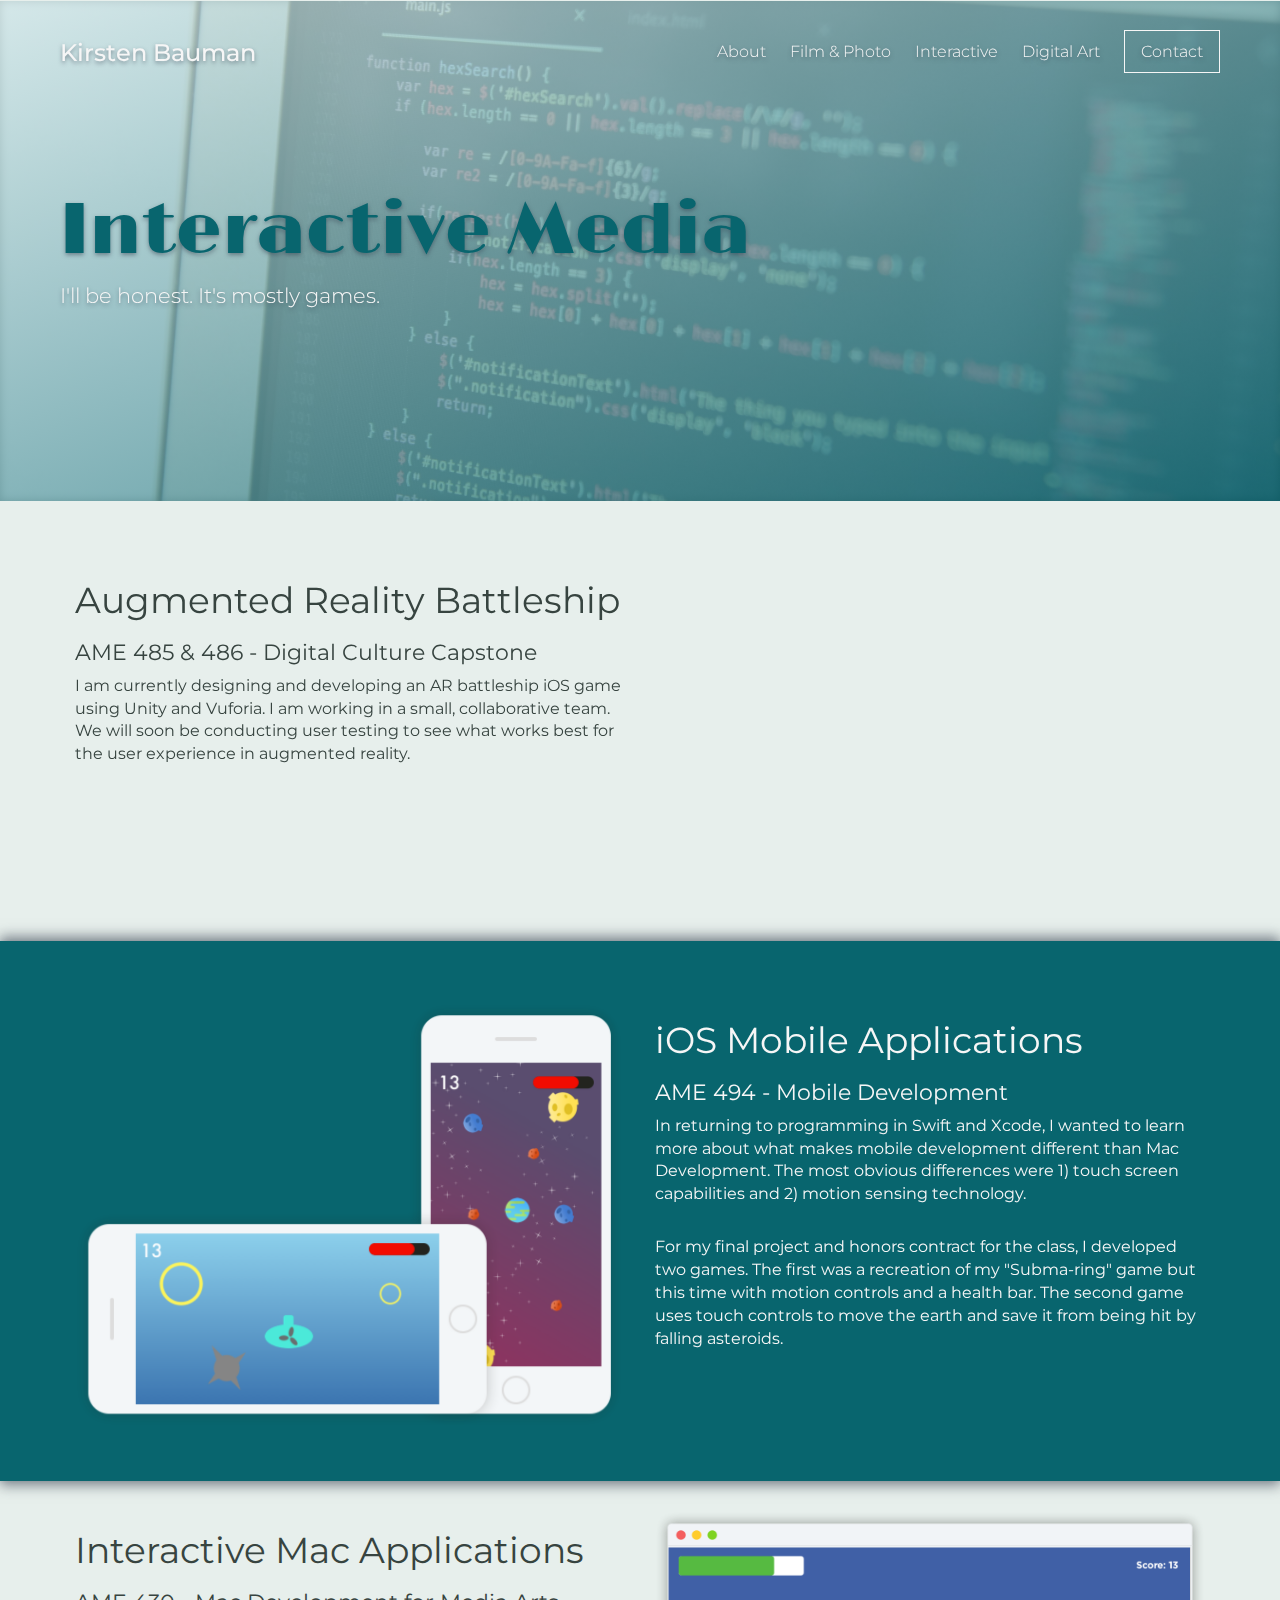
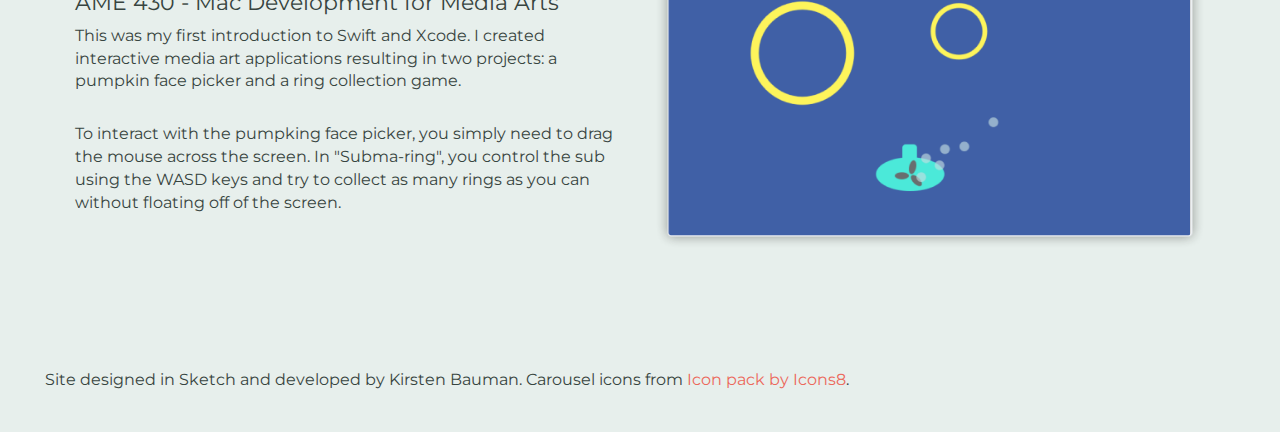
<file: pages/intMedia.html>
<!DOCTYPE HTML>
<html lang="en">
<head>
	<meta charset="utf-8">
    <meta http-equiv="X-UA-Compatible" content="IE=edge">
    <meta name="viewport" content="width=device-width, initial-scale=1">
    <!-- The above 3 meta tags *must* come first in the head; any other head content must come *after* these tags -->
    <meta name="description" content="">
    <meta name="author" content="">

    <title>Kirsten Bauman | Interactive Media</title>

    <!-- Bootstrap core CSS -->
    <link href="../css/bootstrap.min.css" rel="stylesheet">

    <!-- IE10 viewport hack for Surface/desktop Windows 8 bug -->
    <link href="../css/ie10-viewport-bug-workaround.css" rel="stylesheet">

    <!-- Custom styles for this template -->
    <link href="../css/kbaums.css" rel="stylesheet">
	
	<link href="https://fonts.googleapis.com/css?family=Limelight|Montserrat:300,400,600" rel="stylesheet">
	
		<style>
@import url('https://fonts.googleapis.com/css?family=Limelight|Montserrat:300,400,600');
</style>
	
</head>
<body>
  <!-- Navbar -->
<div class="container" data-spy="affix" data-offset-top="100">
  <div class="row">
  	<div class="col-xs-12">
		<div class="masthead clearfix" data-spy="affix" data-offset-top="100">
    <nav>
	  <h3 class="masthead-brand"><a href="../index.html">Kirsten Bauman</a></h3>
		<ul class="nav masthead-nav">
		  <li><a href="about.html">About</a></li>
		  <li><a href="filmNphoto.html">Film &amp; Photo</a></li>
		  <li><a href="intMedia.html">Interactive</a></li>
		  <li><a class="active" href="digiArt.html">Digital Art</a></li>
		  <li><p class="lead"><a target="_blank" href="https://www.linkedin.com/in/kirsten-bauman-az" class="btn btn-lg btn-custom">Contact</a></p></li>
		</ul>
	</nav>
  </div>
	</div>
  </div>
</div>
  <!-- Hero -->
  <div class="hero" style="background-image:url(../images/hero/marc-mueller-210523.jpg);">
	<div class="inner hero-grad">
	  <!-- Hero Content -->
	  <div class="row">
		<div class="col-xs-12">
		  <h1 class="hero-heading">Interactive Media</h1>
		</div>
	  </div>
	  <div class="row">
	  	<div class="col-xs-6">
		  <p class="lead" style="color:#f6f6f6;">I'll be honest. It's mostly games.</p>
		</div>
		<div class="col-xs-6">
		</div>
	  </div>
	</div>
  </div>
	
<div class="container-fluid" style="padding-left:-15px; padding-right:-15px;">
  <div class="inner">
  <!-- Content -->
	<div class="row" style="padding-bottom:60px; padding-top:30px;">
	  <div class="col-xs-6">
		  <h1 class="header-light">Augmented Reality Battleship</h1>
		  <h2 class="subheader-light">AME 485 &amp; 486 - Digital Culture Capstone</h2>
		  <p>	I am currently designing and developing an AR battleship iOS game using Unity and Vuforia. I am working in a small, collaborative team. We will soon be conducting user testing to see what works best for the user experience in augmented reality.</p>
	  </div>
	  <div class="col-xs-6">
		<iframe width="560" height="315" src="https://www.youtube.com/embed/k1UOW4X9NEU?rel=0" frameborder="0" allow="autoplay; encrypted-media" allowfullscreen></iframe>
	  </div>
	</div>
	  
	<div class="row">
	<div class="dark" style="min-height:540px;">
	  <div class="col-xs-6">
		<img class="img-responsive" src="../images/intMedia/mobdev-iphone-mockups.png">
	  </div>
	  <div class="col-xs-6">
		<h1 class="header-dark">iOS Mobile Applications</h1>
		<h2 class="subheader-dark">AME 494 - Mobile Development</h2>
		<p style="color:#f6f6f6;">      In returning to programming in Swift and Xcode, I wanted to learn more about what makes mobile development different than Mac Development. The most obvious differences were 1) touch screen capabilities and 2) motion sensing technology.</p>
		<br>
		<p style="color:#f6f6f6;">      For my final project and honors contract for the class, I developed two games. The first was a recreation of my "Subma-ring" game but this time with motion controls and a health bar. The second game uses touch controls to move the earth and save it from being hit by falling asteroids.</p>
	  </div>
	</div>
	</div>
	  
	<div class="row" style="padding-bottom:60px; padding-top:30px;">
	  <div class="col-xs-6">
		<h1 class="header-light">Interactive Mac Applications</h1>
		<h2 class="subheader-light">AME 430 - Mac Development for Media Arts</h2>
		<p>      This was my first introduction to Swift and Xcode. I created interactive media art applications resulting in two projects: a pumpkin face picker and a ring collection game.</p>
		<br>
		<p>      To interact with the pumpking face picker, you simply need to drag the mouse across the screen. In "Subma-ring", you control the sub using the WASD keys and try to collect as many rings as you can without floating off of the screen.</p>
	  </div>
	  <div class="col-xs-6">
		  <img src="../images/intMedia/macdev-mockup.png" class="img-responsive">
	  </div>
    </div>
	  
</div>
	
<!-- Footer -->
<div class="mastfoot">
   <div class="inner">
	 <p>Site designed in Sketch and developed by Kirsten Bauman. Carousel icons from <a href="https://icons8.com">Icon pack by Icons8</a>.</p>
    </div>
</div>
</div>
	
<!-- Bootstrap core JavaScript
    ================================================== -->
    <!-- Placed at the end of the document so the pages load faster -->
    <script src="https://ajax.googleapis.com/ajax/libs/jquery/1.12.4/jquery.min.js"></script>
    <script>window.jQuery || document.write('<script src="../assets/vendor/jquery.min.js"><\/script>')</script>
    <script src="../bootstrap-js/bootstrap.min.js"></script>
	
	<!-- Accordion from w3schools.com -->
	<script src="https://ajax.googleapis.com/ajax/libs/jquery/3.2.1/jquery.min.js"></script>
  	<script src="https://maxcdn.bootstrapcdn.com/bootstrap/3.3.7/js/bootstrap.min.js"></script>
	
    <!-- IE10 viewport hack for Surface/desktop Windows 8 bug -->
    <script src="../bootstrap-js/ie10-viewport-bug-workaround.js"></script>
	
</body>
</html>
</file>
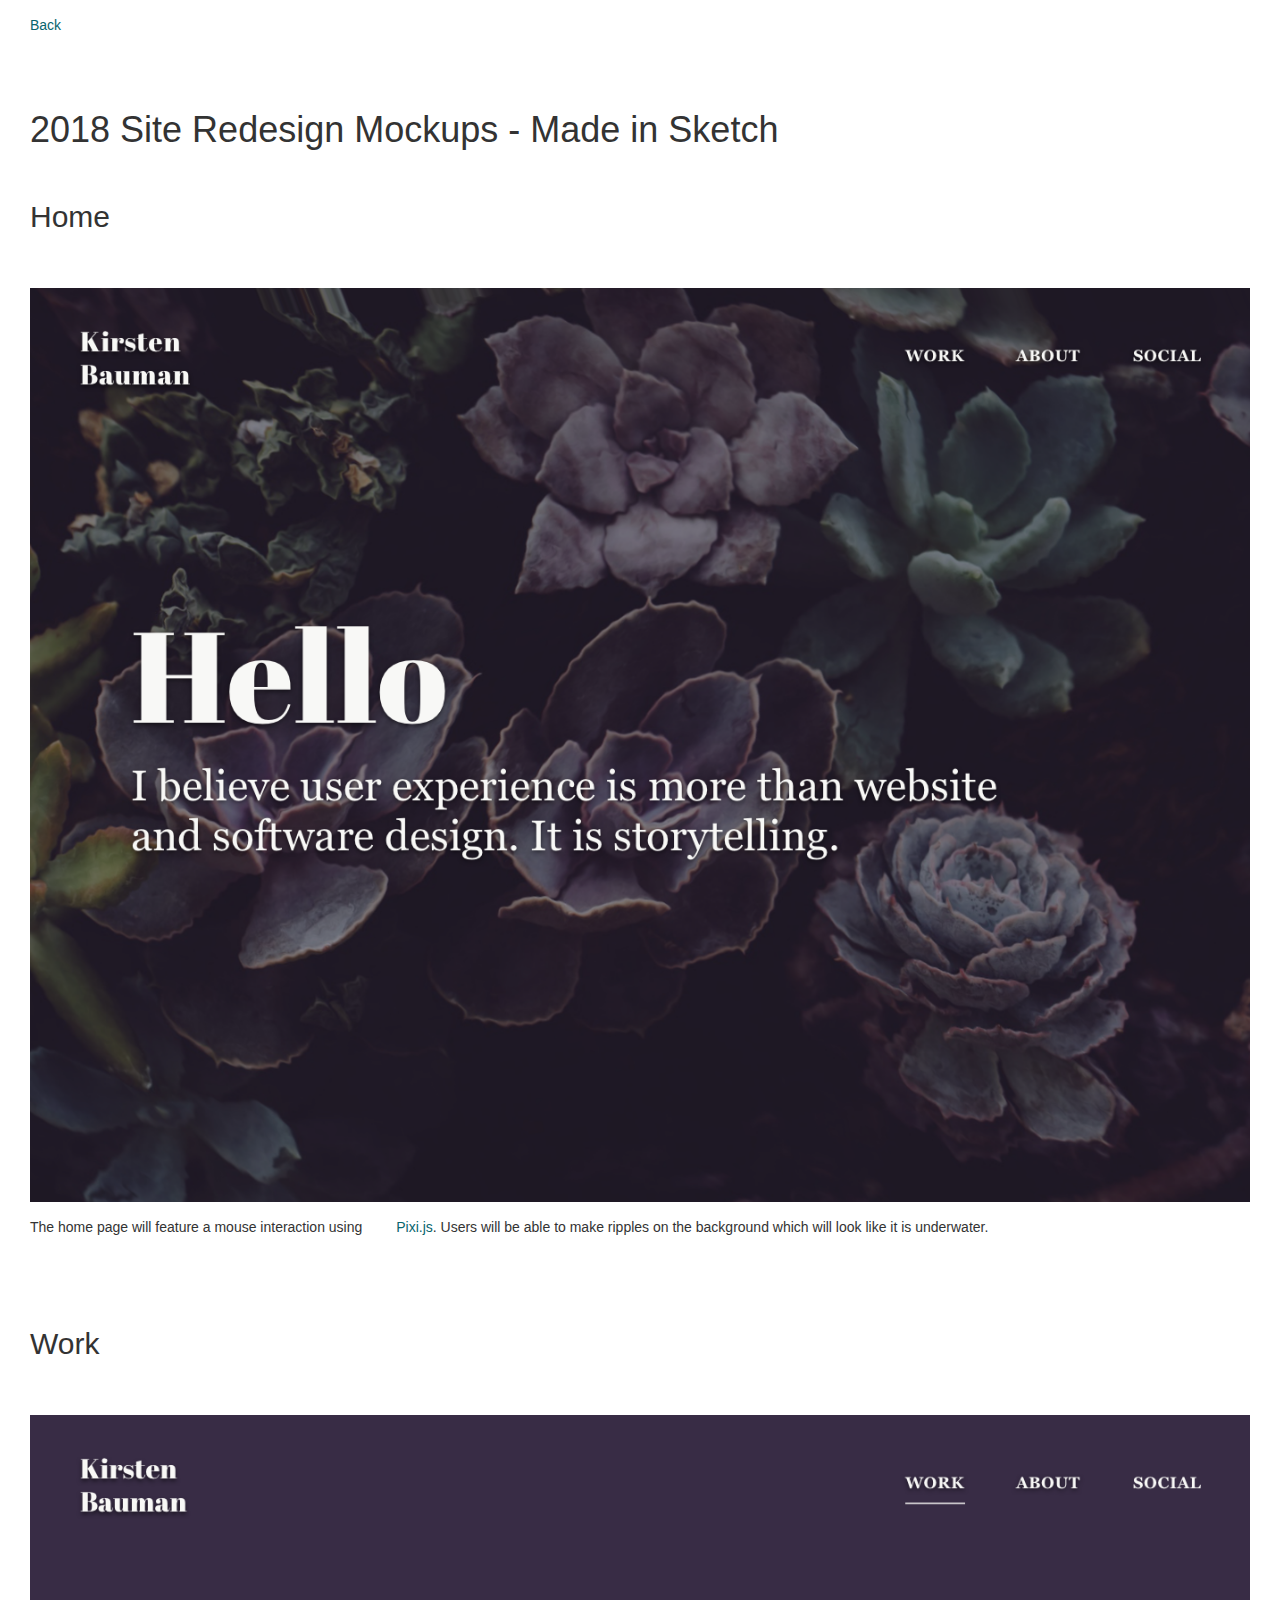
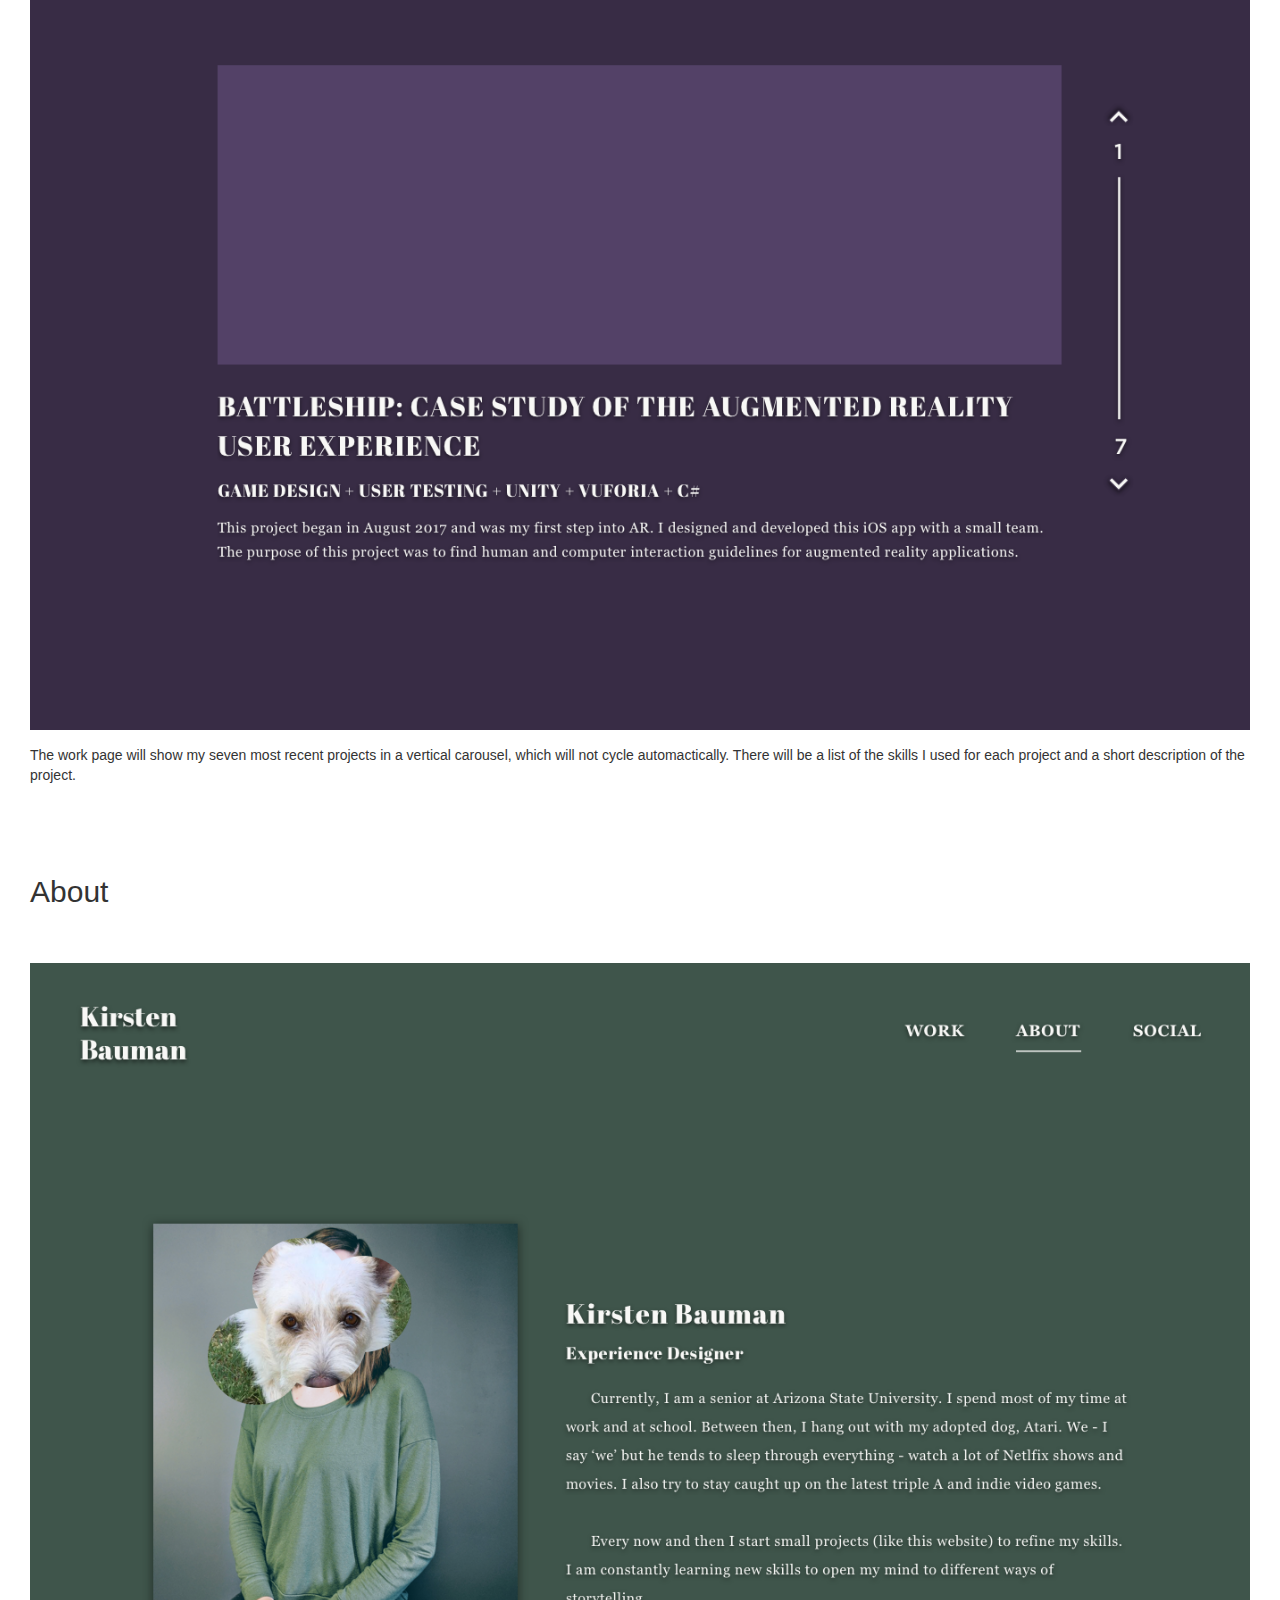
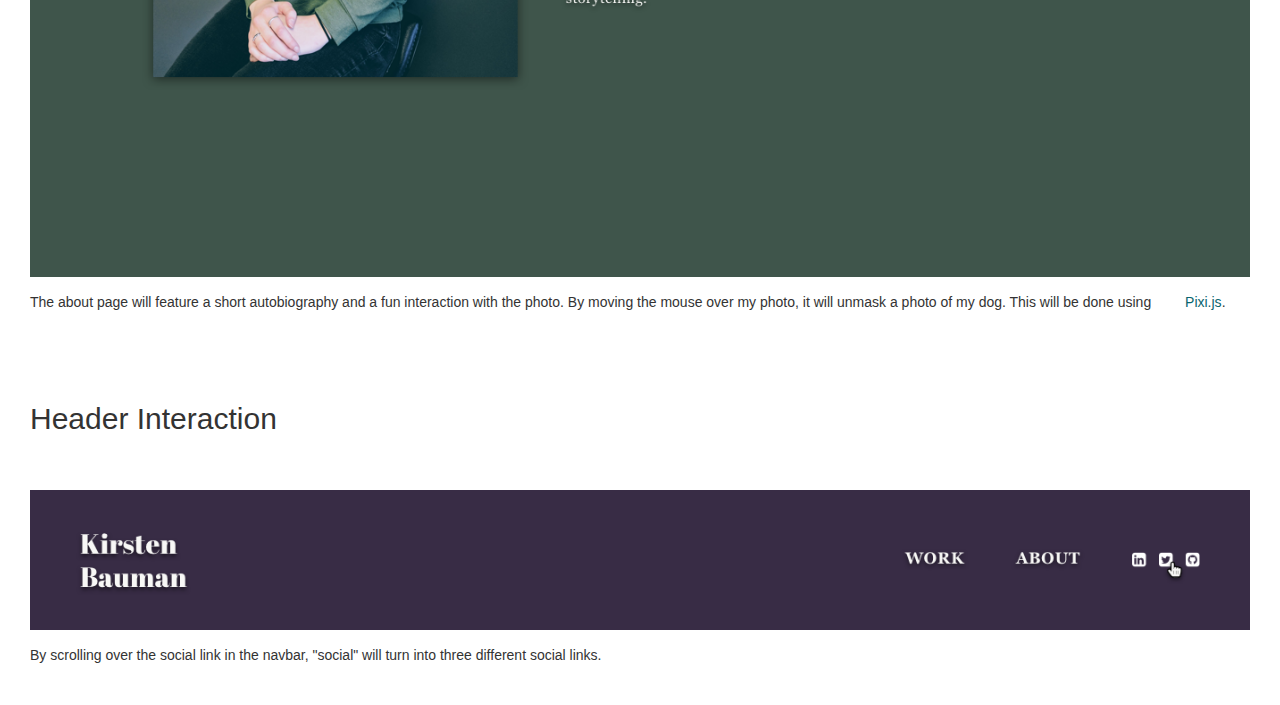
<file: pages/mockups.html>
<!doctype html>
<html>
<head>

	<!-- Bootstrap core CSS -->
    <link href="../css/bootstrap.min.css" rel="stylesheet">
	
<style>
	a {
		text-decoration: none;
		color: #08656e;
		padding-left: 30px;
	}
	
	div {
		padding: 15px 30px;
	}
	
	p {
		padding: 15px 0px;
	}
	
	h1 {
		padding-left: 30px;
	}
	
	h2 {
		padding: 30px 30px;
	}
	
	img {
		width: 100%;
		height: auto;
	}
	
</style>
</head>
<body>
	<p><a href="../index.html">Back</a><p>
	<h1>2018 Site Redesign Mockups - Made in Sketch</h1>
	<h2>Home</h2>
	<div>
		<img src="../images/mockups/Home.png">
		<p>The home page will feature a mouse interaction using <a href="http://www.pixijs.com/">Pixi.js</a>. Users will be able to make ripples on the background which will look like it is underwater.</p>
	</div>
	<h2>Work</h2>
	<div>
		<img src="../images/mockups/Work%20Copy.png">
		<p>The work page will show my seven most recent projects in a vertical carousel, which will not cycle automactically. There will be a list of the skills I used for each project and a short description of the project.</p>
	</div>
	<h2>About</h2>
	<div>
		<img src="../images/mockups/About%20Copy.png">
		<p>The about page will feature a short autobiography and a fun interaction with the photo. By moving the mouse over my photo, it will unmask a photo of my dog. This will be done using <a href="http://www.pixijs.com/">Pixi.js</a>.</p>
	</div>
	<h2>Header Interaction</h2>
	<div>
		<img src="../images/mockups/nav-example.png">
		<p>By scrolling over the social link in the navbar, "social" will turn into three different social links.</p>
	</div>
</body>
</html>
</file>
<file: css/cover.css>
/*
 * Globals
 */

/* Links */
a,
a:focus {
  color: #ec685b;
}

a:hover {
  color: #e9938a;
}

/* Custom default button */
.btn-default,
.btn-default:hover,
.btn-default:focus {
  color: #374440;
  text-shadow: none; /* Prevent inheritance from `body` */
  background-color: transparent;
  border: 1px solid #374440;
}

.btn-custom {
  color: #f6f6f6;
  text-shadow: 0 2px 4px rgba(47,57,73,.5);
  background-color: transparent;
  border: 1px solid #f6f6f6;
  border-radius: 0px;
  font-size: 16px;
  font-weight: 300;
  box-shadow: none;
}

.btn-custom:hover {
  color: #f6f6f6;
  text-shadow: none;
  background-color: #ec685b;
  background-color: rgba(236,104,91,1);
  border: 1px solid #ec685b;
  border-radius: 0px;
  box-shadow: 0 2px 4px rgba(47,57,73,.5);
}

/*
 * Base structure
 */

html,
body {
  height: 100%;
  background-color: #333;
}
body {
  color: #f6f6f6;
  text-align: left;
  font-family: 'Montserrat', sans-serif;
  text-shadow: 0 2px 4px rgba(47,57,73,.5);
}

/* Extra markup and styles for table-esque vertical and horizontal centering */
.site-wrapper {
  display: table;
  width: 100%;
  height: 100%; /* For at least Firefox */
  min-height: 100%;
  -webkit-box-shadow: inset 0 0 100px rgba(0,0,0,.5);
          box-shadow: inset 0 0 100px rgba(0,0,0,.5);
  background-image: url("../images/travel/greek-boat.png");
}

.site-wrapper-inner {
  display: table-cell;
  vertical-align: top;
  background: #08656e; /* For browsers that do not support gradients */
  background: -webkit-linear-gradient(right bottom, rgba(8, 101, 110, 0.8), rgba(204, 227, 228, 0.8)); /* For Safari 5.1 to 6.0 */
  background: -o-linear-gradient(bottom right, rgba(8, 101, 110, 0.8), rgba(204, 227, 228, 0.8)); /* For Opera 11.1 to 12.0 */
  background: -moz-linear-gradient(bottom right, rgba(8, 101, 110, 0.8), rgba(204, 227, 228, 0.8)); /* For Firefox 3.6 to 15 */
  background: linear-gradient(to top left, rgba(8, 101, 110, 0.8), rgba(204, 227, 228, 0.8)); /* Standard syntax */
}
.cover-container {
  margin-right: auto;
  margin-left: auto;
}

/* Padding for spacing */
.inner {
  padding: 30px;
}


/*
 * Header
 */
.masthead-brand {
  margin-top: 10px;
  margin-bottom: 10px;
}

.masthead-nav > li {
  display: inline-block;
}
.masthead-nav > li + li {
  margin-left: 20px;
}
.masthead-nav > li > a {
  padding-right: 0;
  padding-left: 0;
  font-size: 16px;
  font-weight: 300;
  color: #f6f6f6; /* IE8 proofing */
  color: rgba(246,246,246,1);
  border-bottom: 2px solid transparent;
}
.masthead-nav > li > a:hover,
.masthead-nav > li > a:focus {
  background-color: transparent;
  border-bottom-color: #a9a9a9;
  border-bottom-color: rgba(255,255,255,.25);
}
.masthead-nav > .active > a,
.masthead-nav > .active > a:hover,
.masthead-nav > .active > a:focus {
  color: #f6f6f6;
  border-bottom-color: #f6f6f6;
}

@media (min-width: 768px) {
  .masthead-brand {
    float: left;
  }
  .masthead-nav {
    float: right;
  }
}


/*
 * Cover
 */

.cover {
  padding: 0 20px;
}
.cover .btn-lg {
  padding: 10px 20px;
  font-weight: 400;
}

.cover-heading {
	color: #08656e;
	font-size: 72px;
	font-family: 'Limelight', cursive;
}

/*
 * Footer
 */

.mastfoot {
  color: #f6f6f6; /* IE8 proofing */
  color: rgba(246,246,246,1);
}

br {
	color: #374440;
	background-color: #374440;
}

/*
 * Affix and center
 */

@media (min-width: 768px) {
  /* Pull out the header and footer */
  .masthead {
    position: fixed;
    top: 0;
  }
  .mastfoot {
    position: fixed;
    bottom: 0;
  }
  /* Start the vertical centering */
  .site-wrapper-inner {
    vertical-align: middle;
  }
  /* Handle the widths */
  .masthead,
  .mastfoot,
  .cover-container {
    width: 100%; /* Must be percentage or pixels for horizontal alignment */
  }
}

@media (min-width: 992px) {
  .masthead,
  .mastfoot,
  .cover-container {
    width: 970px;
  }
}

@media (min-width: 1200px) {
  .masthead,
  .mastfoot,
  .cover-container {
    width: 1170px;
  }
}
</file>
<file: css/kbaums.css>
/*
 * Globals
 */

/* Links */
a,
a:focus {
  color: #ec685b;
}

a:hover {
  color: #e9938a;
  text-decoration: none;
}

/* Custom default button */
.btn-default,
.btn-default:hover,
.btn-default:focus {
  color: #374440;
  text-shadow: none; /* Prevent inheritance from `body` */
  background-color: transparent;
  border: 1px solid #374440;
}

.btn-custom {
  color: #f6f6f6;
  text-shadow: 0 2px 4px rgba(47,57,73,.5);
  background-color: transparent;
  border: 1px solid #f6f6f6;
  border-radius: 0px;
  font-size: 16px;
  font-weight: 300;
  box-shadow: none;
}

.btn-custom:hover {
  color: #f6f6f6;
  text-shadow: none;
  background-color: #ec685b;
  background-color: rgba(236,104,91,1);
  border: 1px solid #ec685b;
  border-radius: 0px;
  box-shadow: 0 2px 4px rgba(47,57,73,.5);
}

/* Icon Classes */
.icon {
  filter: invert(100%);
  -webkit-filter: invert(100%);
}

/*
 * Base structure
 */

html,
body {
  height: 100%;
  background-color: #e7efec;
}
body {
  color: #374440;
  text-align: left;
  font-family: 'Montserrat', sans-serif;
}

p, li {
	color: #374440;
	font-size: 16px;
	font-weight: 400;
}

/* Padding for spacing */
.inner {
  padding: 30px;
}

/* Hero */
.hero{
  display: table;
  width: 100%;
  height: 500px;
  min-height: 200px;
  margin-right: 0px;
  margin-left: 0px;
  -webkit-box-shadow: inset 0 0 10px rgba(0,0,0,.5);
      box-shadow: inset 0 0 10px rgba(0,0,0,.5);
  background-image: url(../images/hero/camelback-mtn.png);
  background-size:cover;
  background-position:center;
  background-repeat: no-repeat;
}

.hero-grad {
  display: table-cell;
  vertical-align: middle;
  text-shadow: 0 2px 4px rgba(47,57,73,.5);
  background: #08656e; /* For browsers that do not support gradients */
  background: -webkit-linear-gradient(right bottom, rgba(8, 101, 110, 0.8), rgba(204, 227, 228, 0.8)); /* For Safari 5.1 to 6.0 */
  background: -o-linear-gradient(bottom right, rgba(8, 101, 110, 0.8), rgba(204, 227, 228, 0.8)); /* For Opera 11.1 to 12.0 */
  background: -moz-linear-gradient(bottom right, rgba(8, 101, 110, 0.8), rgba(204, 227, 228, 0.8)); /* For Firefox 3.6 to 15 */
  background: linear-gradient(to top left, rgba(8, 101, 110, 0.8), rgba(204, 227, 228, 0.8)); /* Standard syntax */
}

.hero-heading{
	font-size: 72px;
	color: #08656e;
	text-align: left;
	text-shadow: 0 2px 4px rgba(47,57,73,.5);
	font-family: 'Limelight', cursive;
}
/*
 * Header
 */
.masthead {
  padding: 30px 60px;
}

.masthead-brand {
  margin-top: 10px;
  margin-bottom: 10px;
  color: #f6f6f6;
}

.masthead-brand > a {
  color: #f6f6f6;
}

.masthead-brand > a:hover {
  color: #ec685b;
  text-decoration: none;
}

.masthead-nav {
	height: 33px;
}

.masthead-nav > li {
  display: inline-block;
}
.masthead-nav > li + li {
  margin-left: 20px;
}
.masthead-nav > li > a {
  padding-right: 0;
  padding-left: 0;
  font-size: 16px;
  font-weight: 300;
  color: #f6f6f6; /* IE8 proofing */
  color: rgba(246,246,246,1);
  border-bottom: 2px solid transparent;
}
.masthead-nav > li > a:hover,
.masthead-nav > li > a:focus {
  background-color: transparent;
  border-bottom-color: #a9a9a9;
  border-bottom-color: rgba(255,255,255,.25);
}
.masthead-nav > .active > a,
.masthead-nav > .active > a:hover,
.masthead-nav > .active > a:focus {
  color: #f6f6f6;
  border-bottom-color: #f6f6f6;
}

@media (min-width: 768px) {
  .masthead-brand {
    float: left;
  }
  .masthead-nav {
    float: right;
  }
}

/* Bio Content */
.bio-left {
  display: block;
  max-width: 100%;
  height: auto;
  float: left;
  max-height: 320px;
}

.bio-right {
  display: block;
  max-width: 100%;
  height: auto;
  float: right;
  max-height: 280px;
}

/* Light Background text */
.header-light {
  color: #374440;
  font-size: 36px;
  text-align: left;
  font-weight: 400;
  text-shadow: none;
}

.subheader-light {
  color: #374440;
  font-size: 22px;
  text-align: left;
  font-weight: 400;
  text-shadow: none;
}

/* Dark Background text */
.header-dark {
  color: #f6f6f6;
  font-size: 36px;
  text-align: left;
  font-weight: 400;
  text-shadow: none;
}

.subheader-dark {
  color: #f6f6f6;
  font-size: 22px;
  text-align: left;
  font-weight: 400;
  text-shadow: none;
}

.middle {
  vertical-align: middle;
}

/* Navbar transition */

.affix {
  top: 0;
  width: 100%;
  z-index: 10;
  -webkit-transition: all .5s ease-in-out;
  transition: all .5s ease-in-out;
  background-color: #f6f6f6;
  border-color: #f6f6f6;
  box-shadow: 0 4px 8px rgba(47,57,73,.5);
}

.affix a {
  color: #374440 !important;
  -webkit-transition: all .5s ease-in-out;
  transition: all .5s ease-in-out;
  text-shadow: none;
}

.affix > .masthead-brand > a:hover {
  color: #ec685b;
}

.affix > .masthead-nav > li > a {
  padding-right: 0;
  padding-left: 0;
  font-size: 16px;
  font-weight: 300;
  color: #374440; /* IE8 proofing */
  color: rgba(55,68,64,1);
  border-bottom: 2px solid transparent;
}
.affix > .masthead-nav > li > a:hover,
.affix > .masthead-nav > li > a:focus {
  background-color: transparent;
  color: #374440;
  border-bottom-color: #374440;
}

.affix .btn-custom {
  color: #374440;
  text-shadow: none;
  background-color: transparent;
  border: 1px solid #374440;
  border-radius: 0px;
  font-size: 16px;
  font-weight: 300;
  box-shadow: none;
}

.affix .btn-custom:hover {
  color: #f6f6f6;
  text-shadow: none;
  background-color: #ec685b;
  background-color: rgba(236,104,91,1);
  border: 1px solid #ec685b;
  border-radius: 0px;
  box-shadow: 0 2px 4px rgba(47,57,73,.5);
}

.affix + .container-fluid {
  padding-top: 15px;
}

/* When at the top of the page */
.affix-top a {
  text-shadow: 0 2px 4px rgba(47,57,73,.5);
}

.affix-top > .masthead-brand > a:hover {
  color: #ec685b;
  text-decoration: none;
}

.affix-top > .masthead-nav > li > a {
  padding-right: 0;
  padding-left: 0;
  font-size: 16px;
  font-weight: 300;
  color: #f6f6f6; /* IE8 proofing */
  color: rgba(246,246,246,1);
  border-bottom: 2px solid transparent;
}
.affix-top > .masthead-nav > li > a:hover,
.affix-top > .masthead-nav > li > a:focus {
  background-color: transparent;
  border-bottom-color: #a9a9a9;
  border-bottom-color: rgba(255,255,255,.25);
}
.affix-top > .masthead-nav > .active > a,
.affix-top > .masthead-nav > .active > a:hover,
.affix-top > .masthead-nav > .active > a:focus {
  color: #f6f6f6;
  border-bottom-color: #f6f6f6;
}

/* Accordion */
.custom {
  color: #f6f6f6;
  background-color: #08656e;
  border: none;
  padding: 15px;
}

.custom:hover {
  color: #f6f6f6;
  background-color: #ec685b;
  border: none;
  padding: 15px;
}

.custom:focus {
  color: #f6f6f6;
  background-color: #ec685b;
  border: none;
  padding: 15px;
}

.custom:focus > a {
  color: #f6f6f6;
  text-decoration: none;
}

.panel-heading:hover {
  color: #f6f6f6;
  background-color: #08656e;
  border: none;
}

/* Dark Background Section */
.dark {
  background-color: #08656e;
  background-repeat:no-repeat;
  background-position:center;
  padding: 60px 59px;
  margin: 0px -60px;
  box-shadow: 0px 5px 12px rgba(47,57,73,.5), 0px -5px 12px rgba(47,57,73,.5);
}

/*
 * Cover
 */

.cover {
  padding: 0 20px;
}
.cover .btn-lg {
  padding: 10px 20px;
  font-weight: 400;
}


/*
 * Footer
 */

.mastfoot {
  color: #374440; /* IE8 proofing */
  color: rgba(55,68,64,1);
}


/*
 * Affix and center
 */

@media (min-width: 768px) {
  /* Pull out the header and footer */
  .masthead {
    position: fixed;
	left: 0;
    top: 0;
  }
  .mastfoot {
    position: relative;
    bottom: 0;
  }
  /* Start the vertical centering */
  .site-wrapper-inner {
    vertical-align: middle;
  }
  /* Handle the widths */
  .masthead,
  .mastfoot,
  .cover-container {
    width: 100%; /* Must be percentage or pixels for horizontal alignment */
  }
	
  .row {
	padding: 0px 30px;
  }
}

@media (min-width: 992px) {
  .mastfoot,
  .cover-container {
    width: 970px;
  }
  .row {
	padding: 0px 30px;
  }
	
}

@media (min-width: 1200px) {
  .mastfoot,
  .cover-container {
    width: 1170px;
  }
	
  .row {
	padding: 0px 30px;
  }
}
</file>
<file: css/ie10-viewport-bug-workaround.css>
/*!
 * IE10 viewport hack for Surface/desktop Windows 8 bug
 * Copyright 2014-2015 Twitter, Inc.
 * Licensed under MIT (https://github.com/twbs/bootstrap/blob/master/LICENSE)
 */

/*
 * See the Getting Started docs for more information:
 * http://getbootstrap.com/getting-started/#support-ie10-width
 */
@-ms-viewport     { width: device-width; }
@-o-viewport      { width: device-width; }
@viewport         { width: device-width; }
</file>
